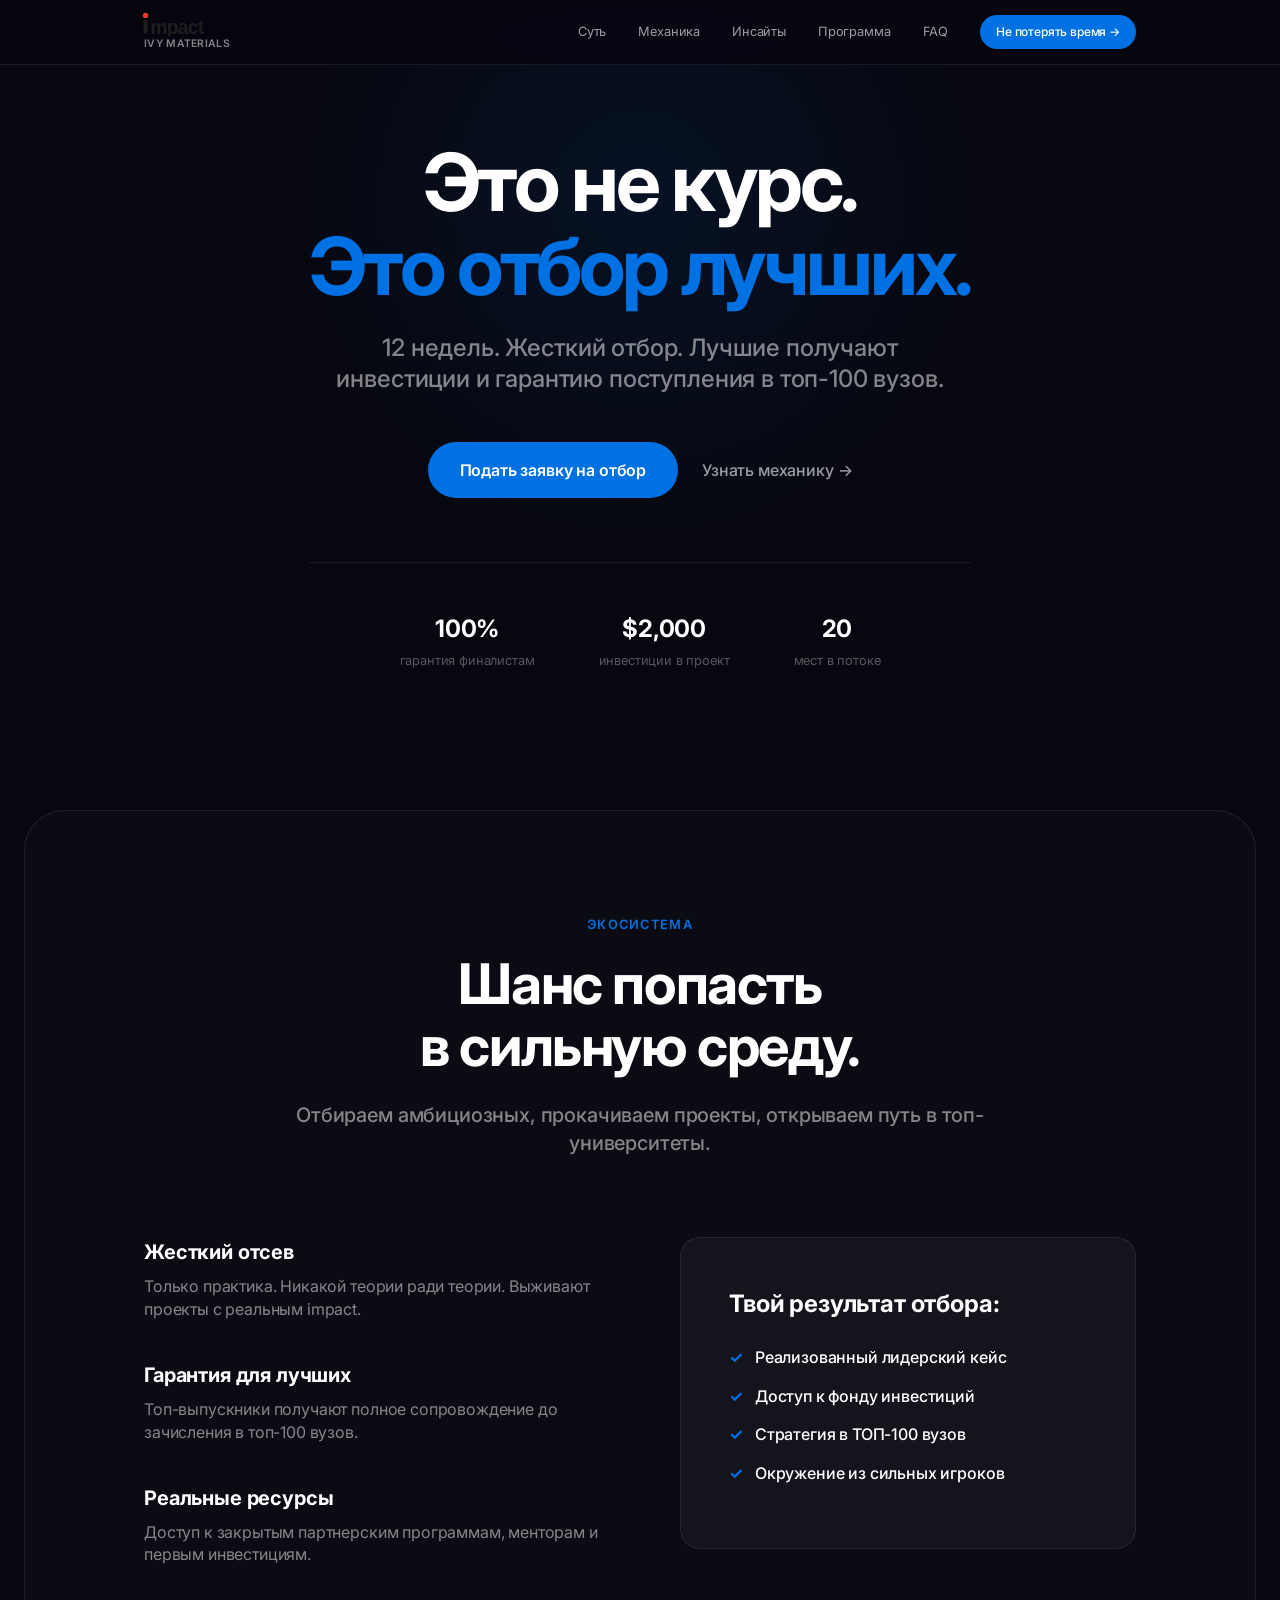
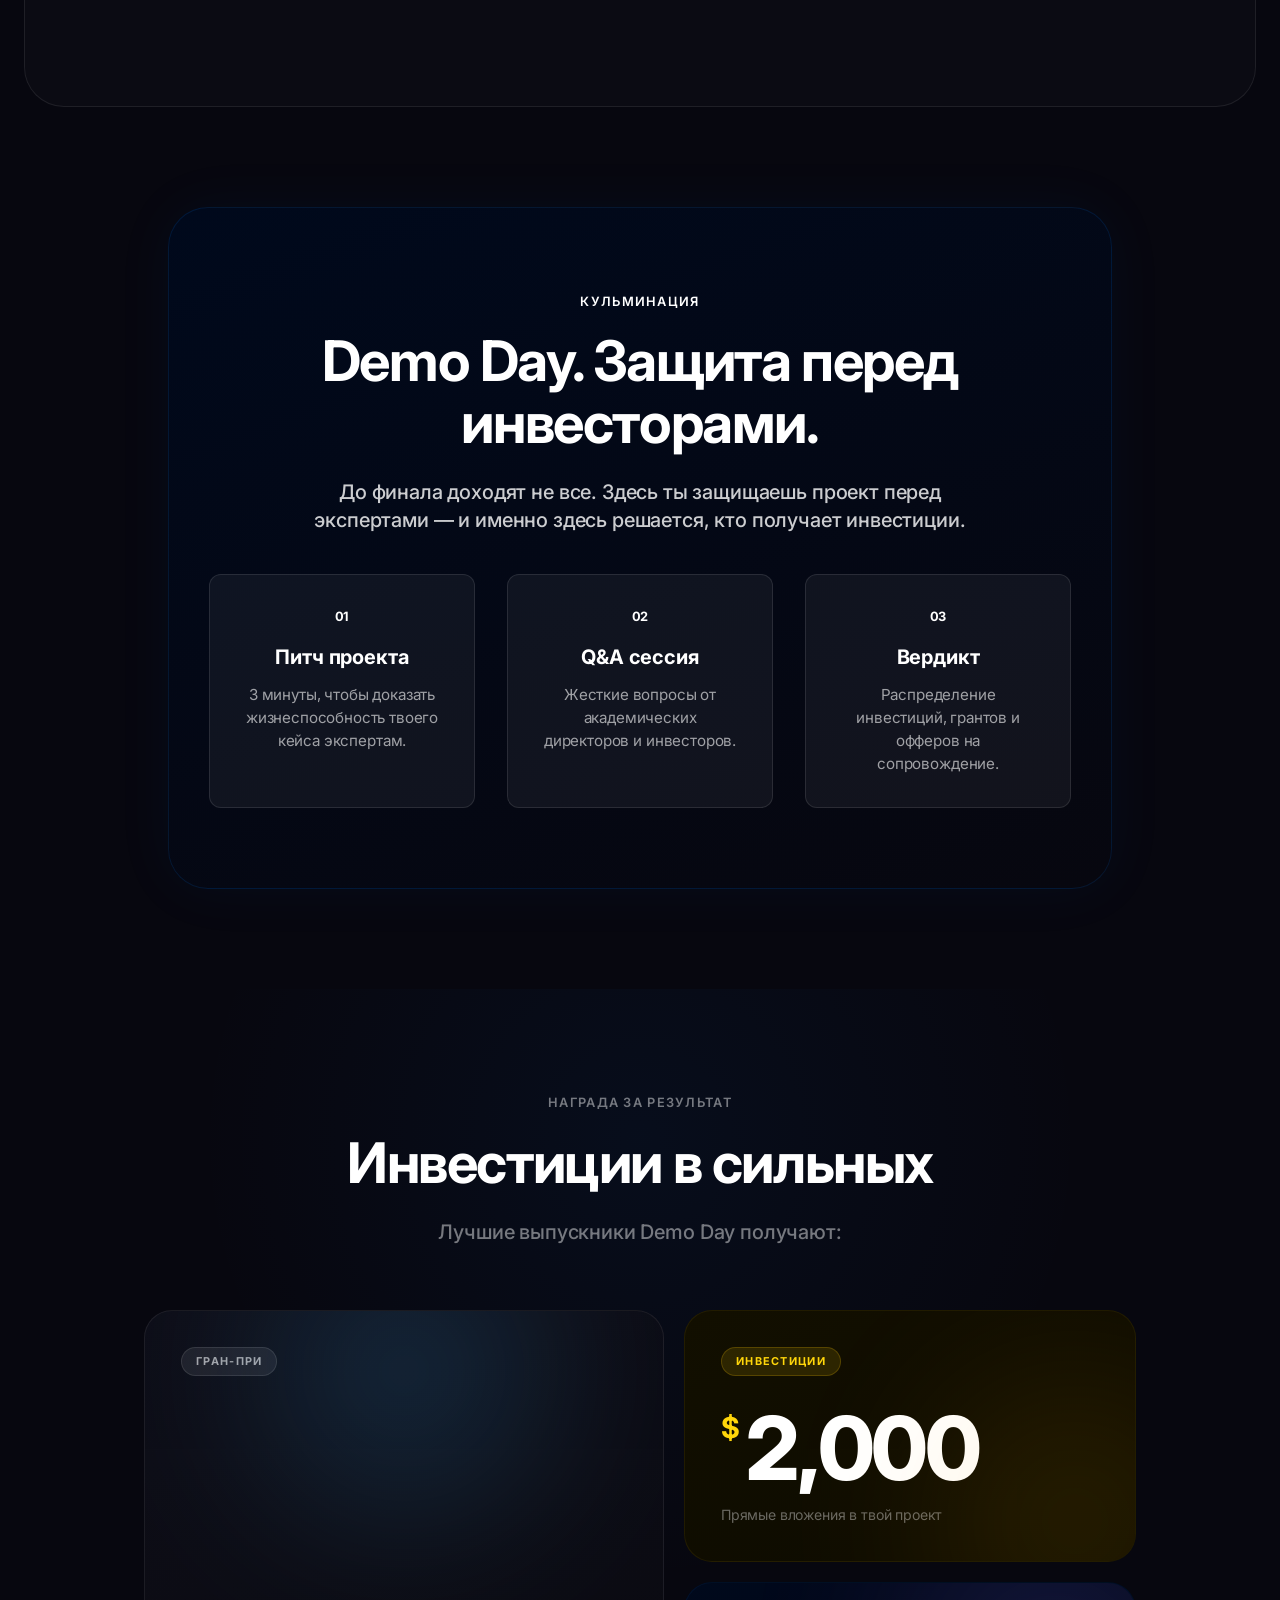
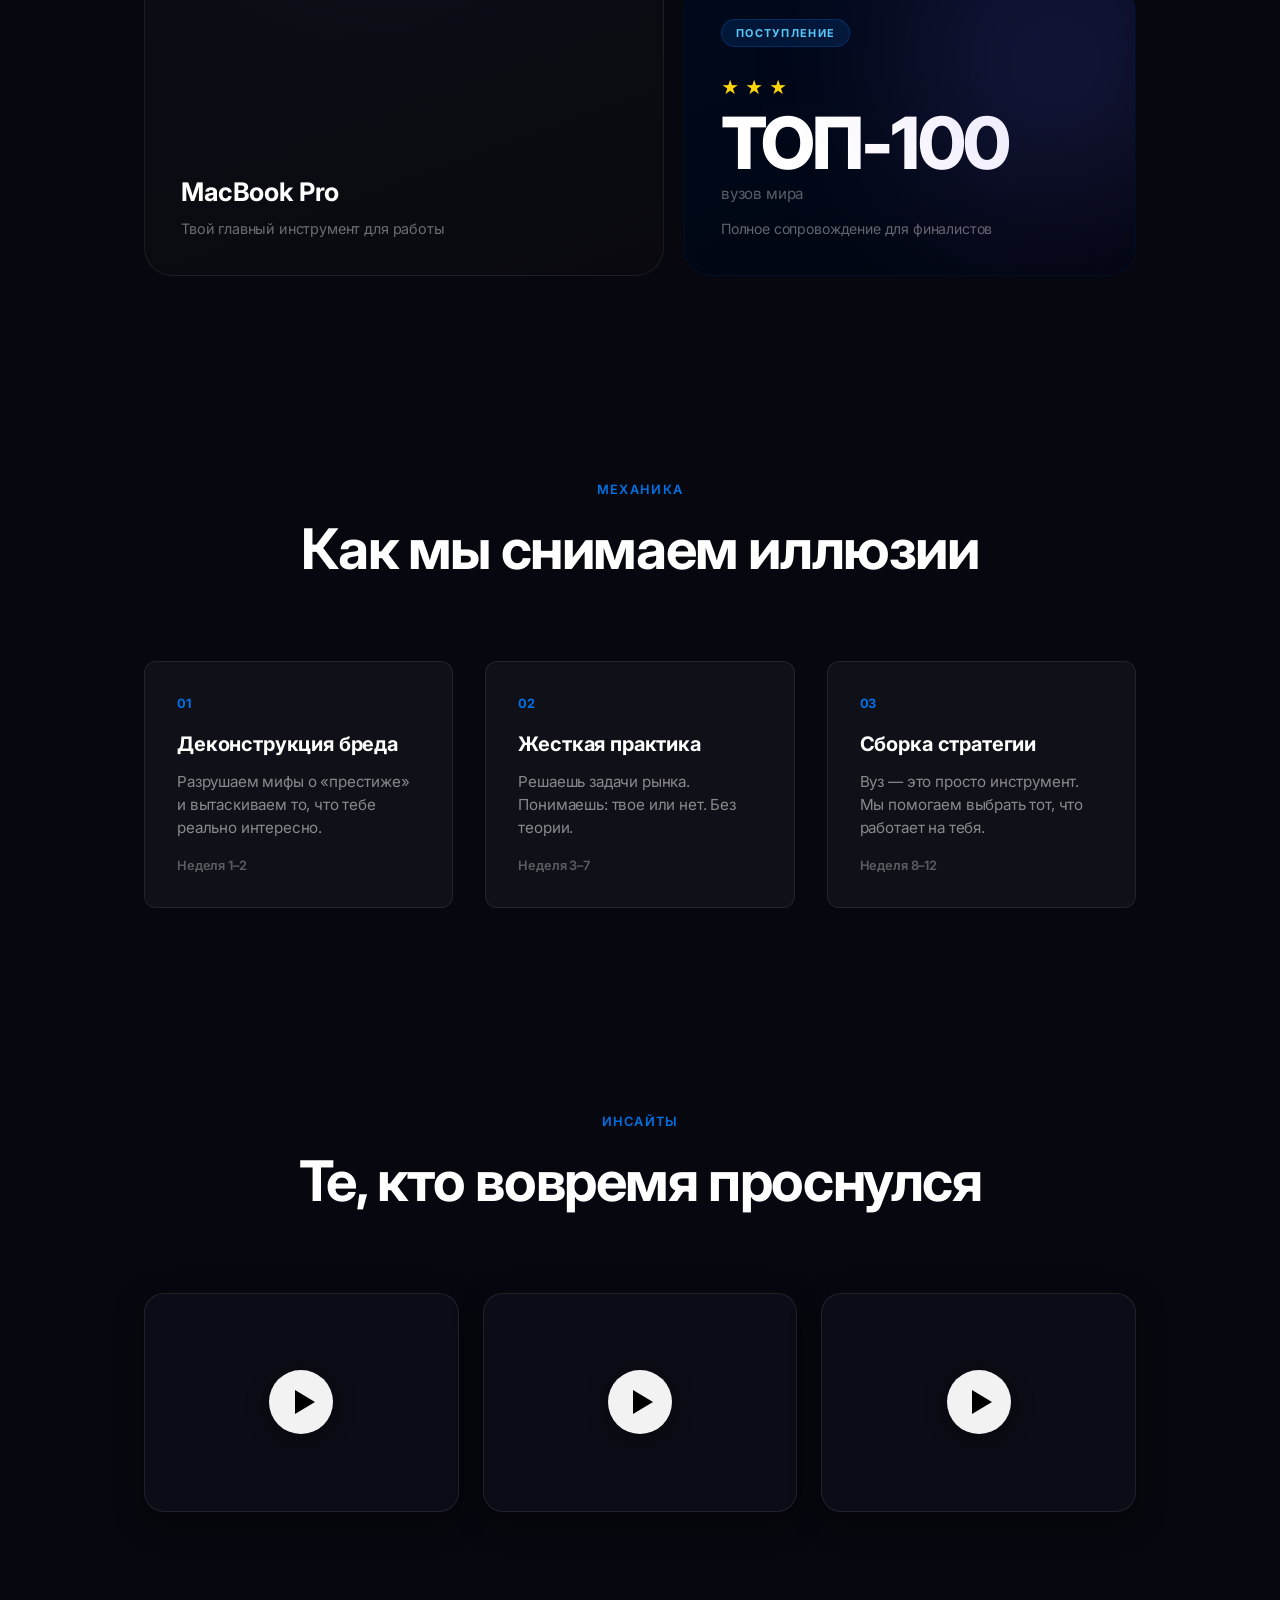
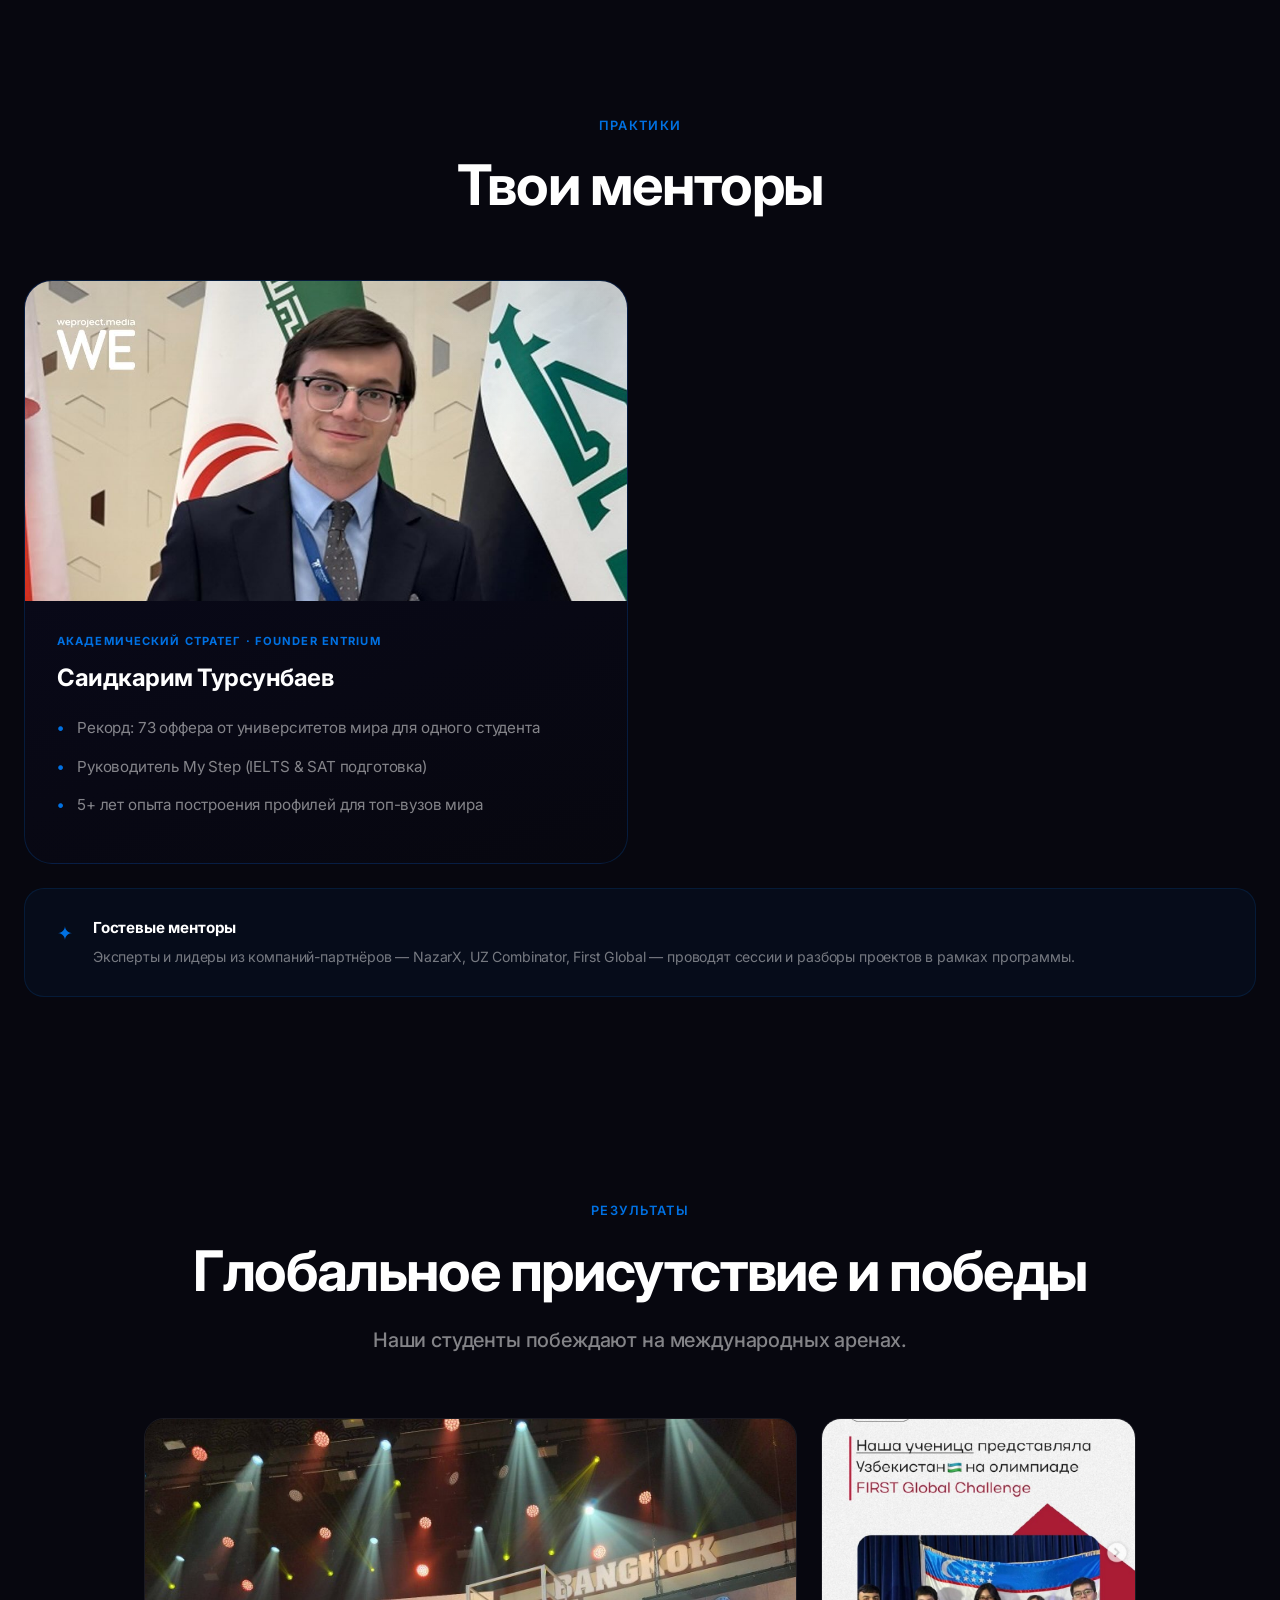
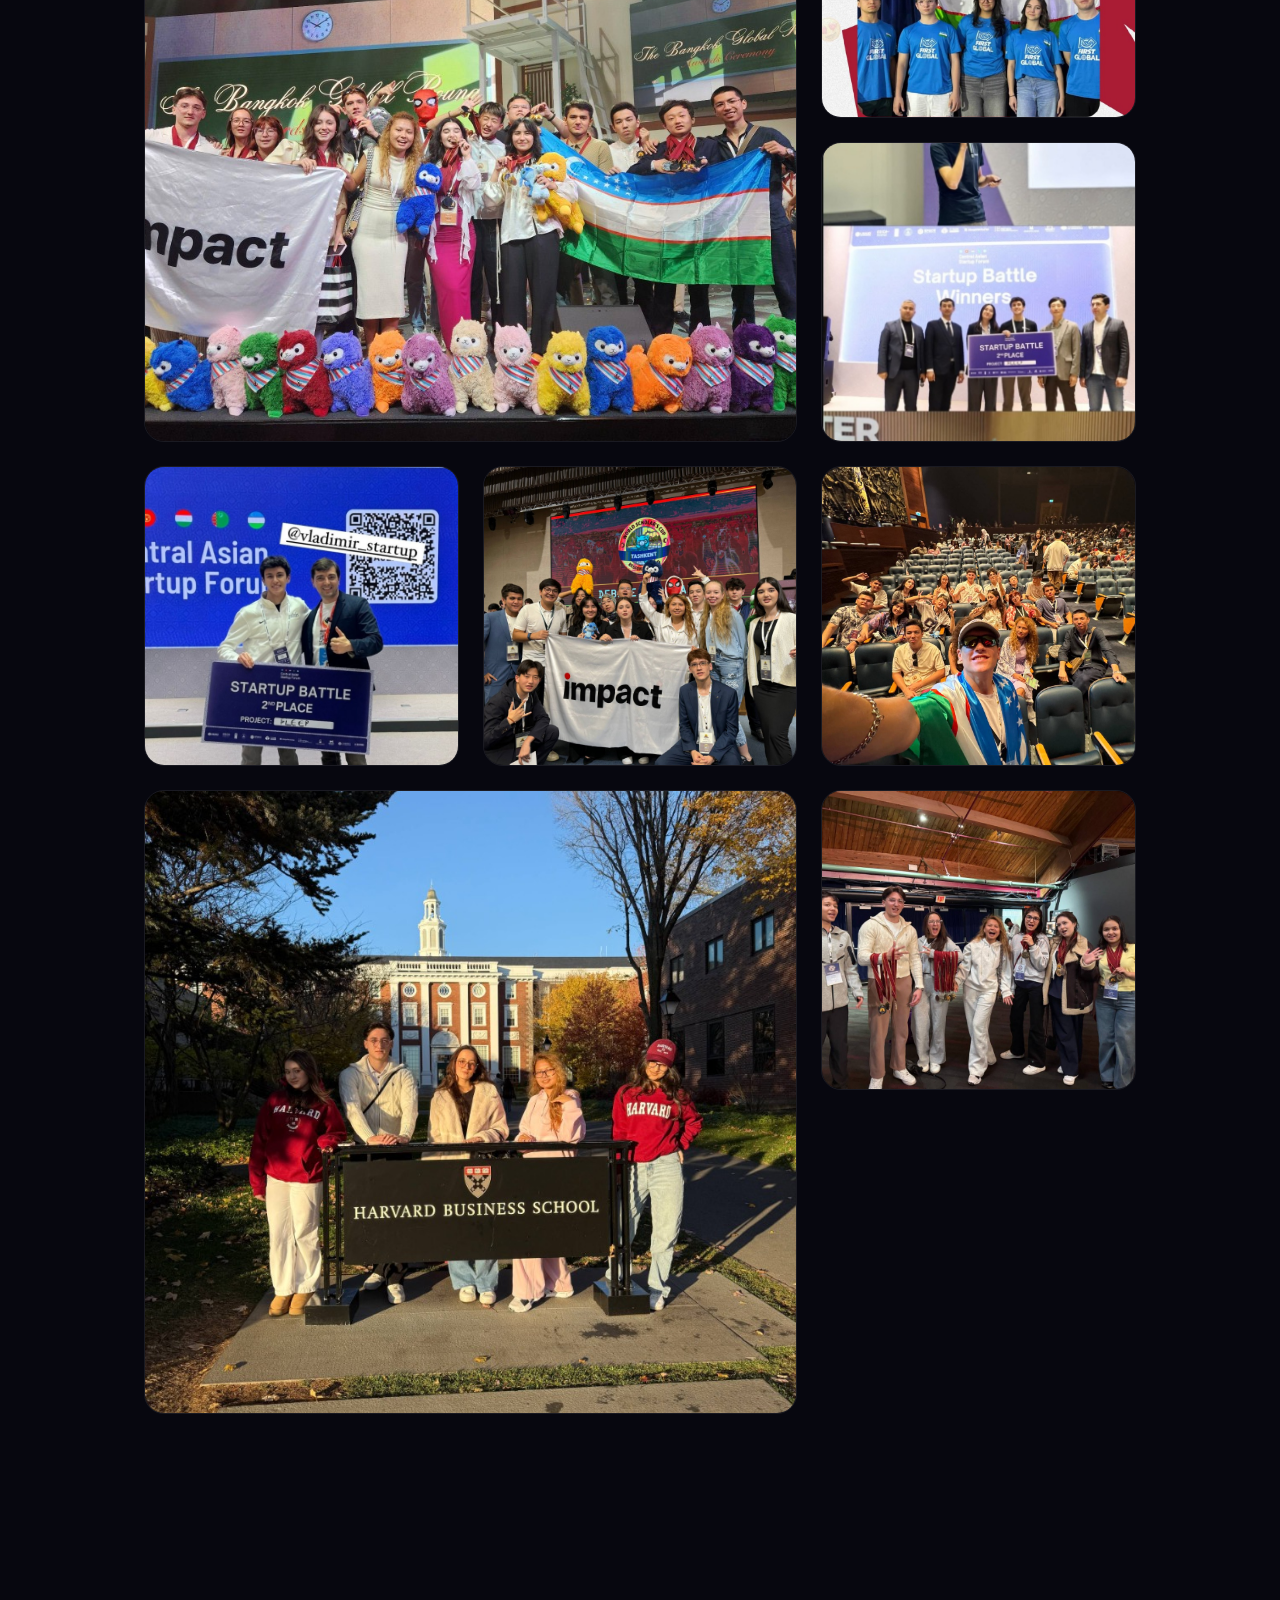
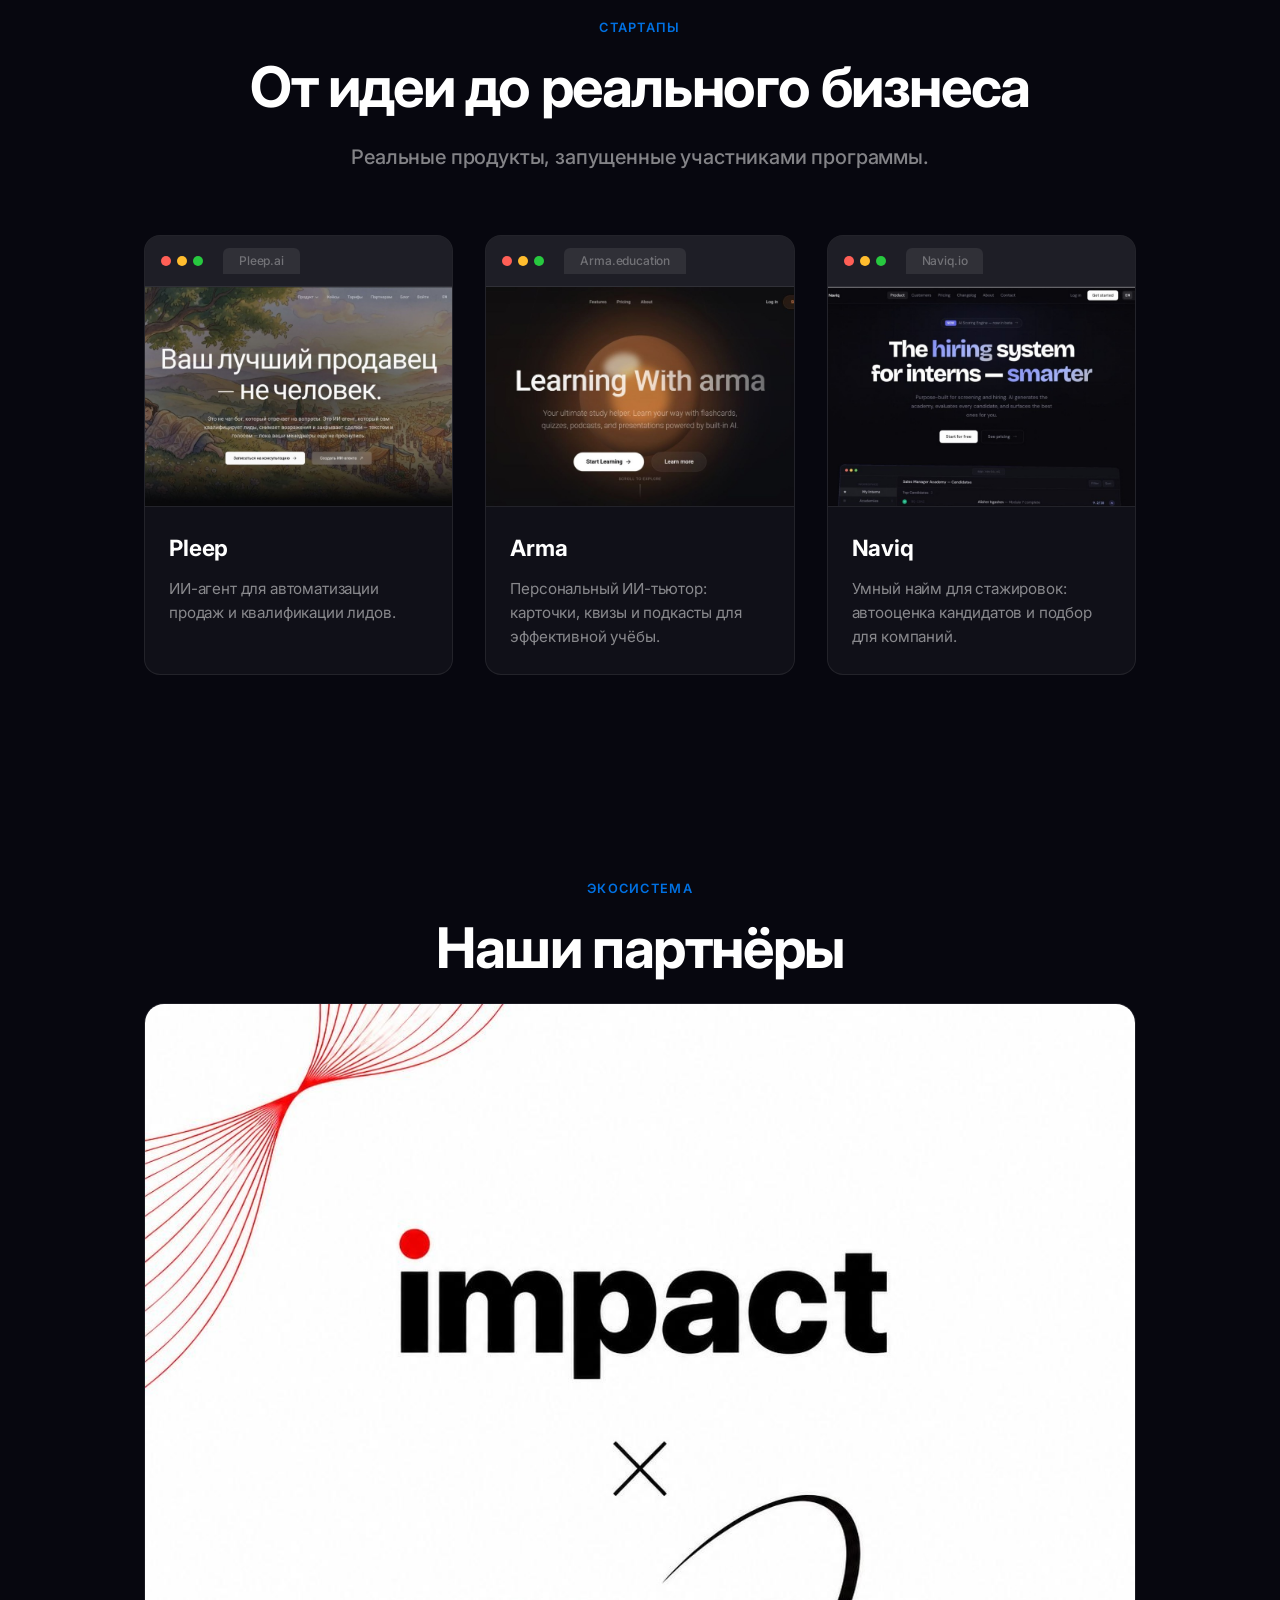
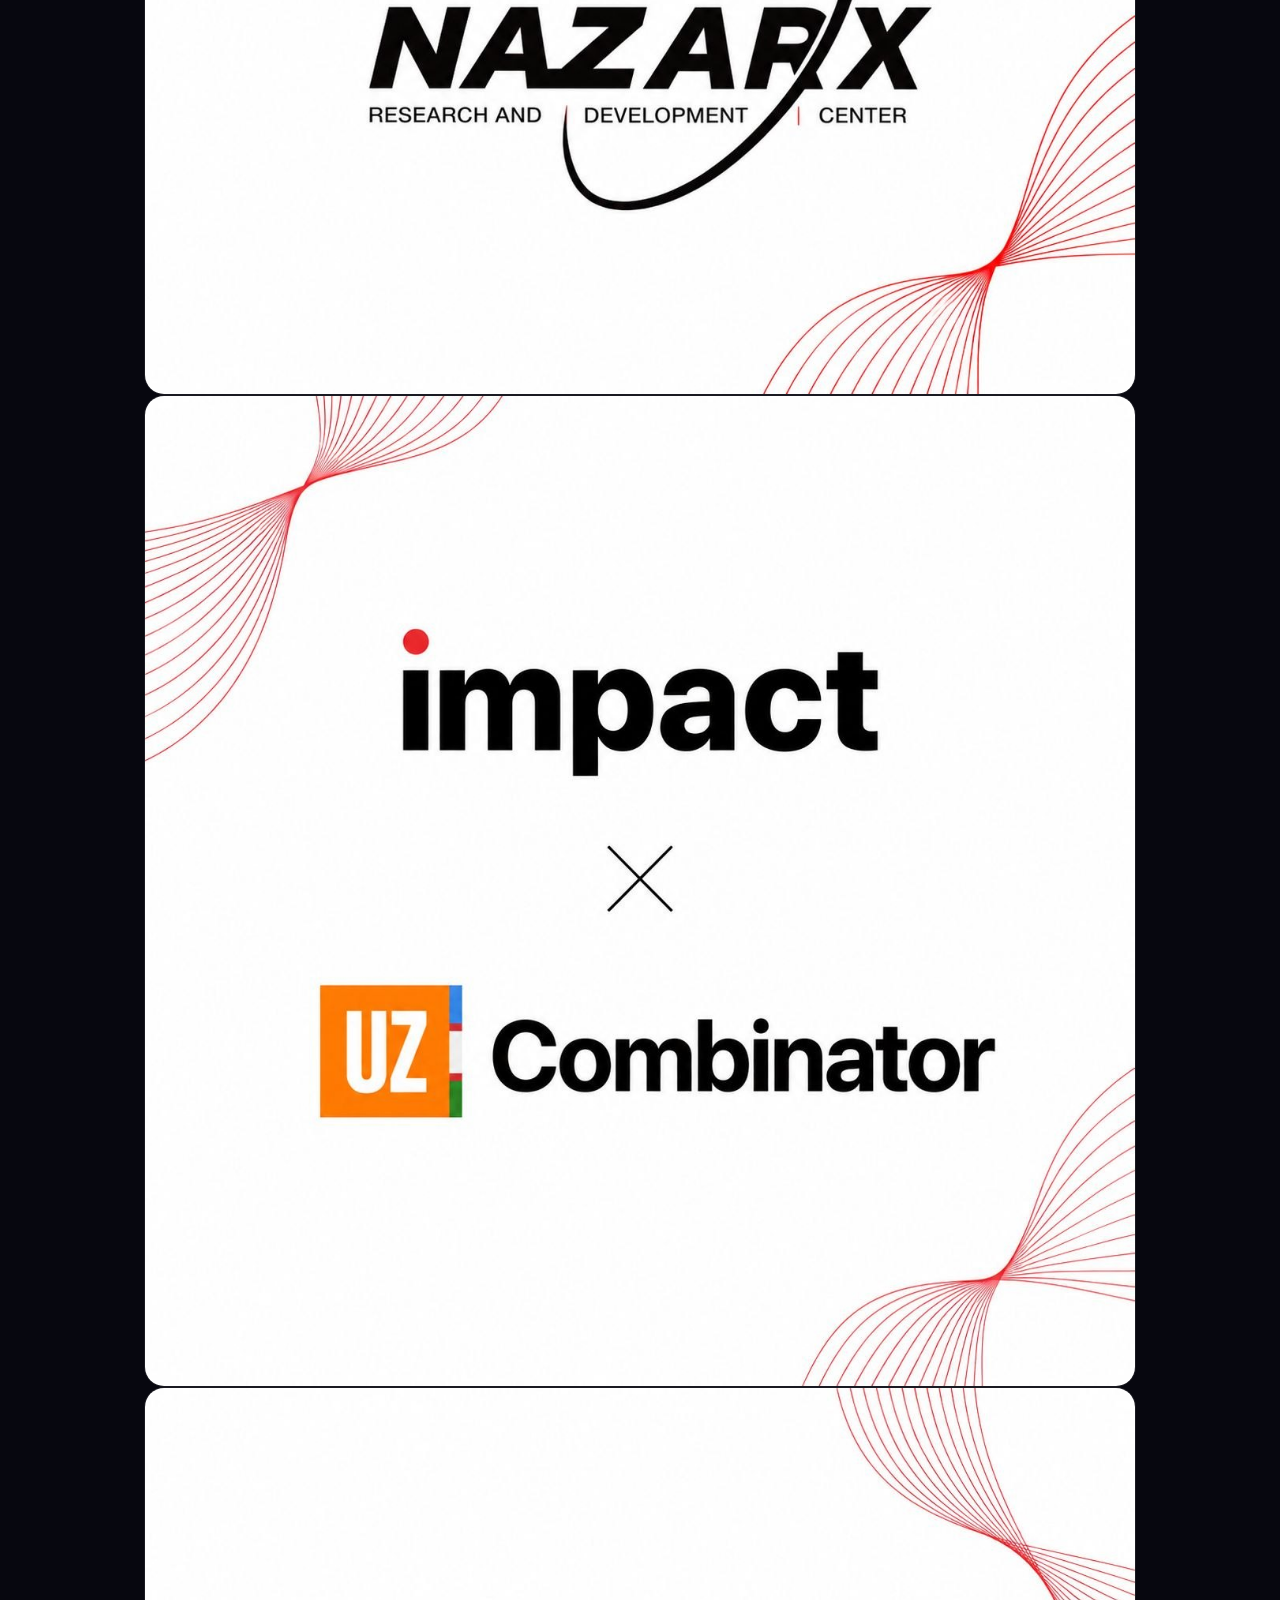
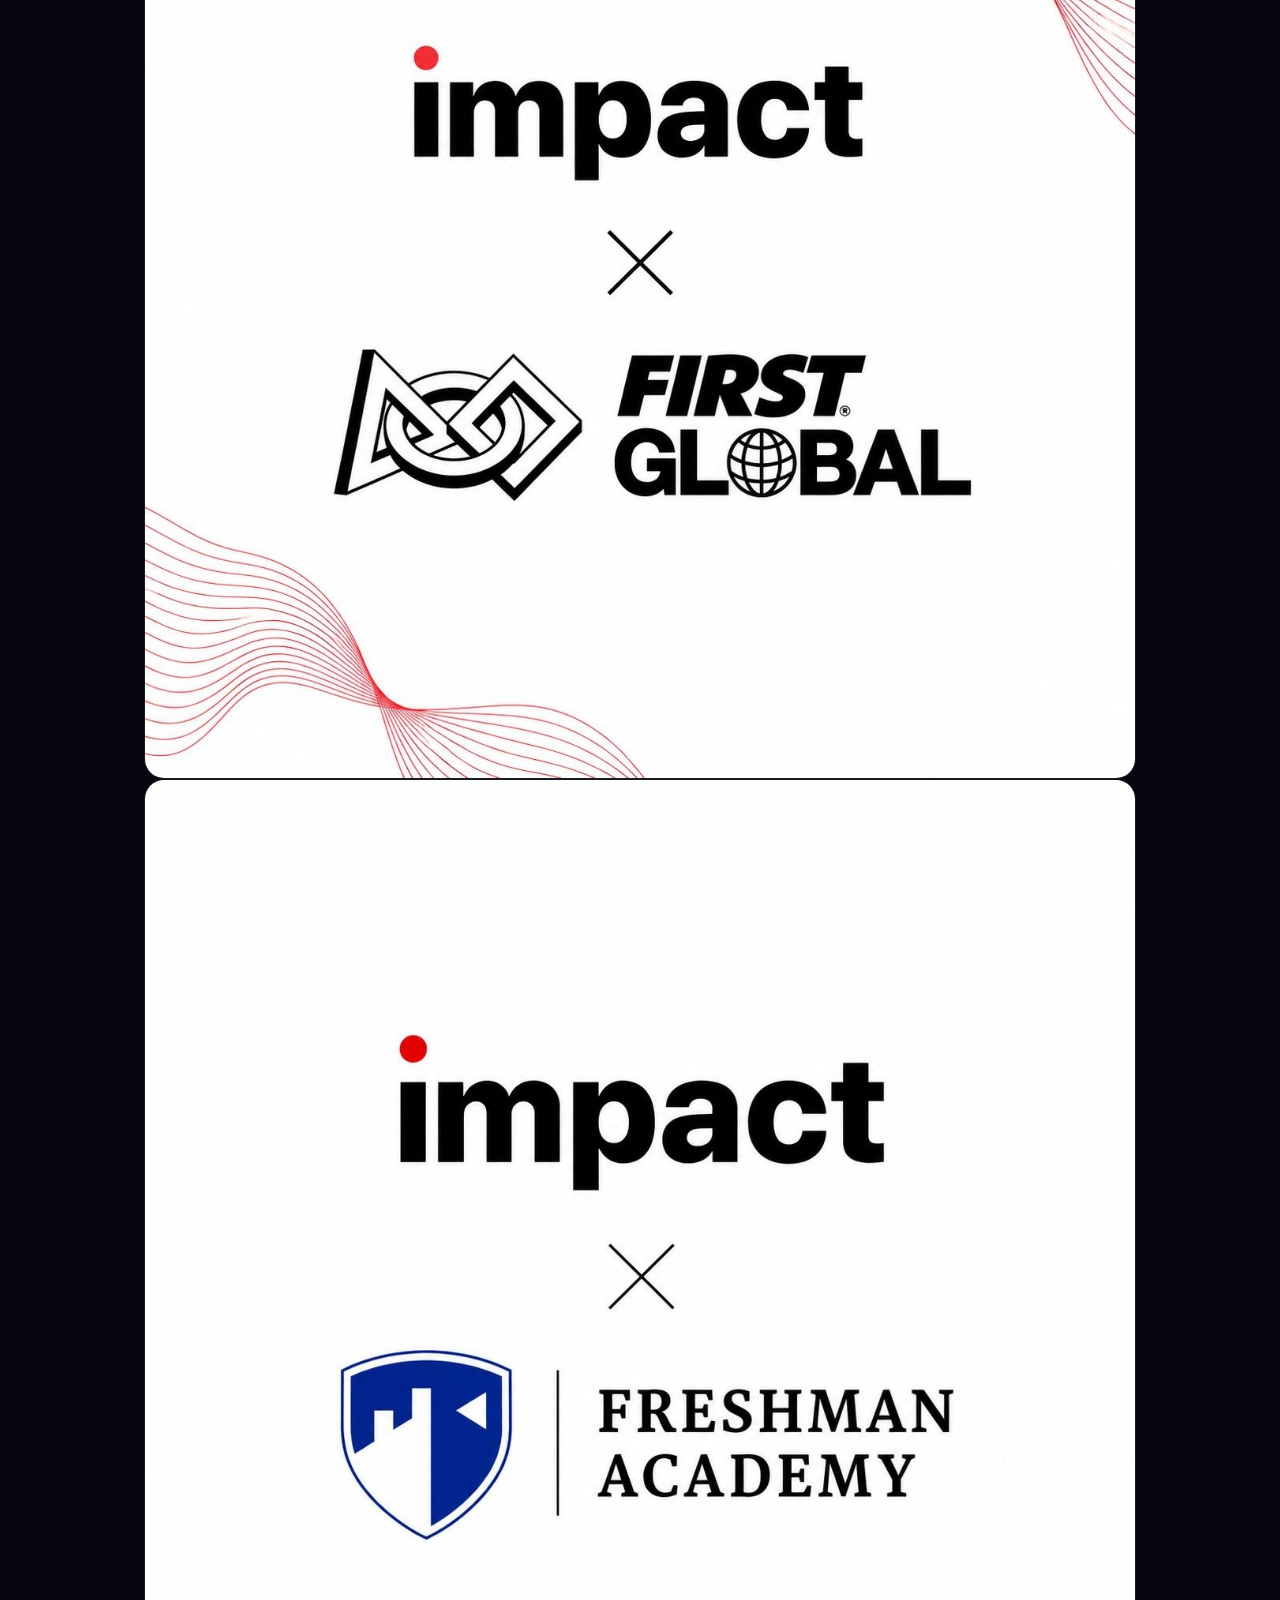
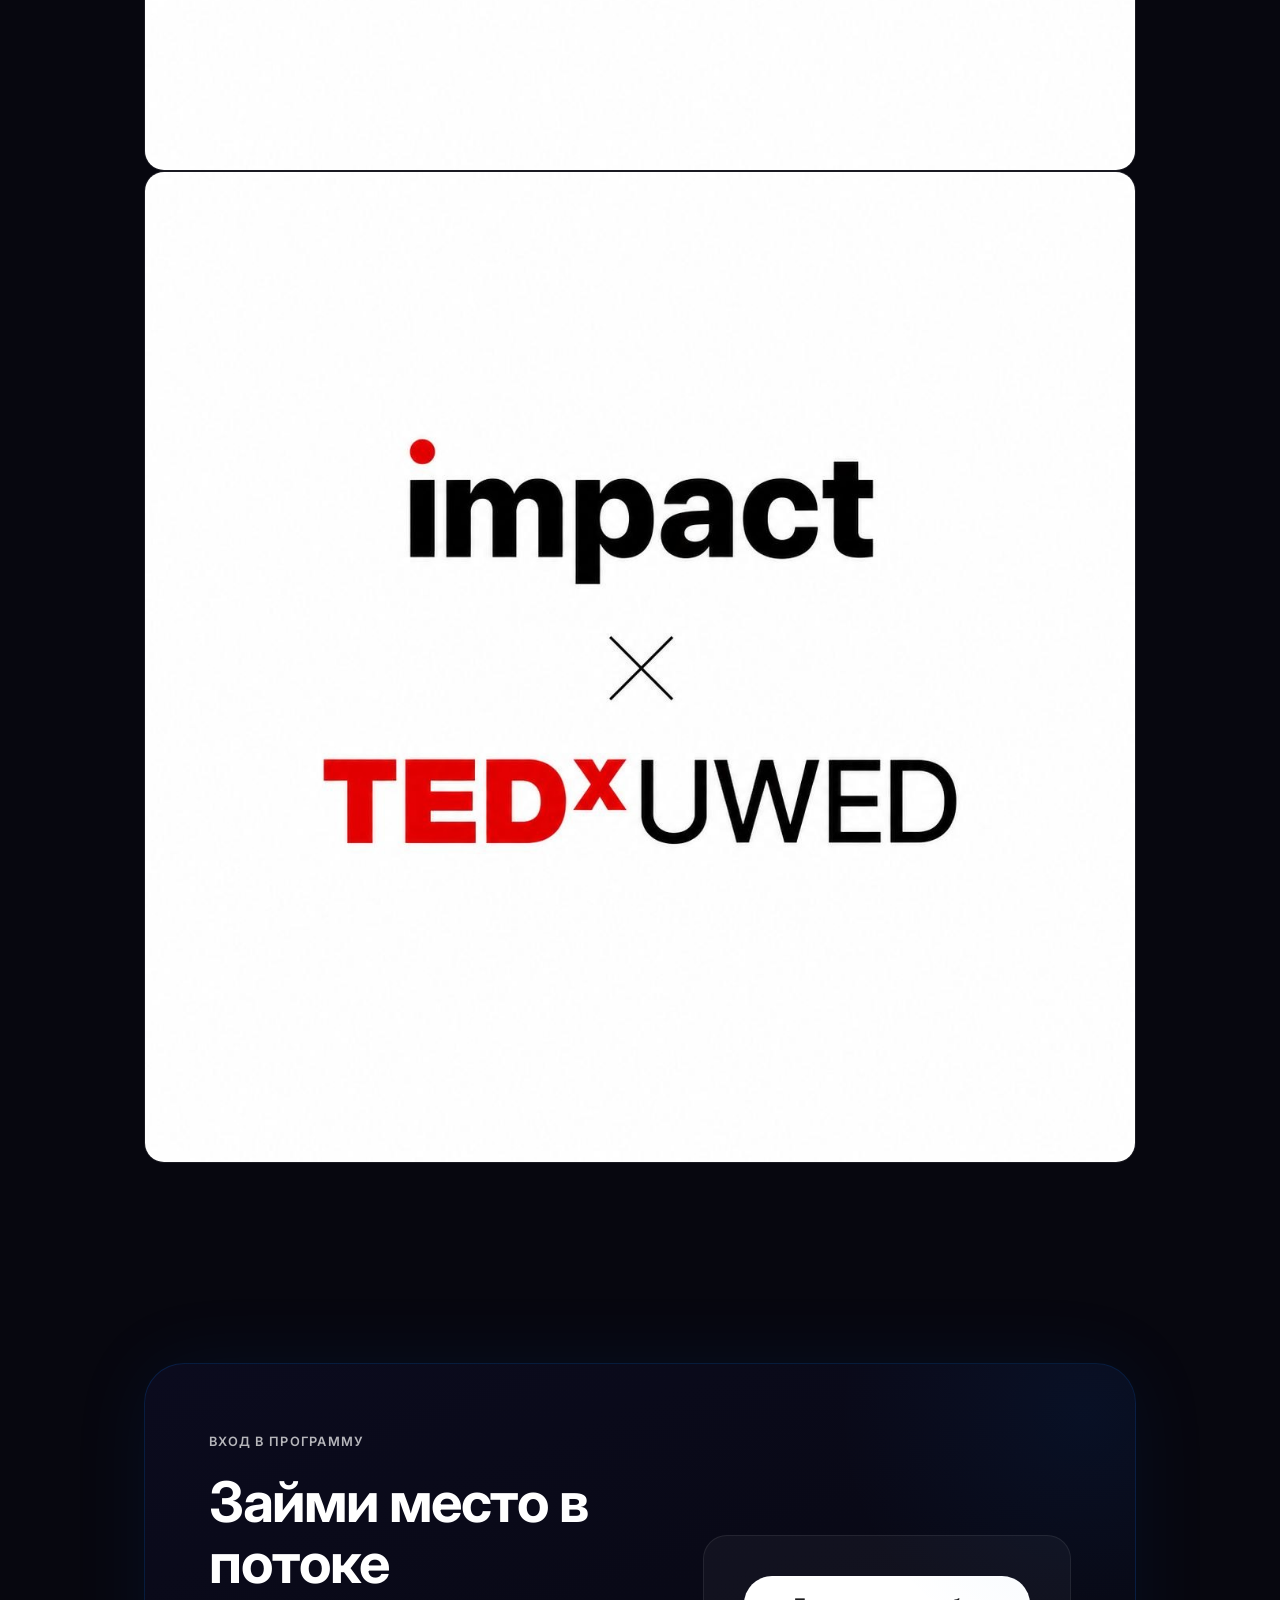
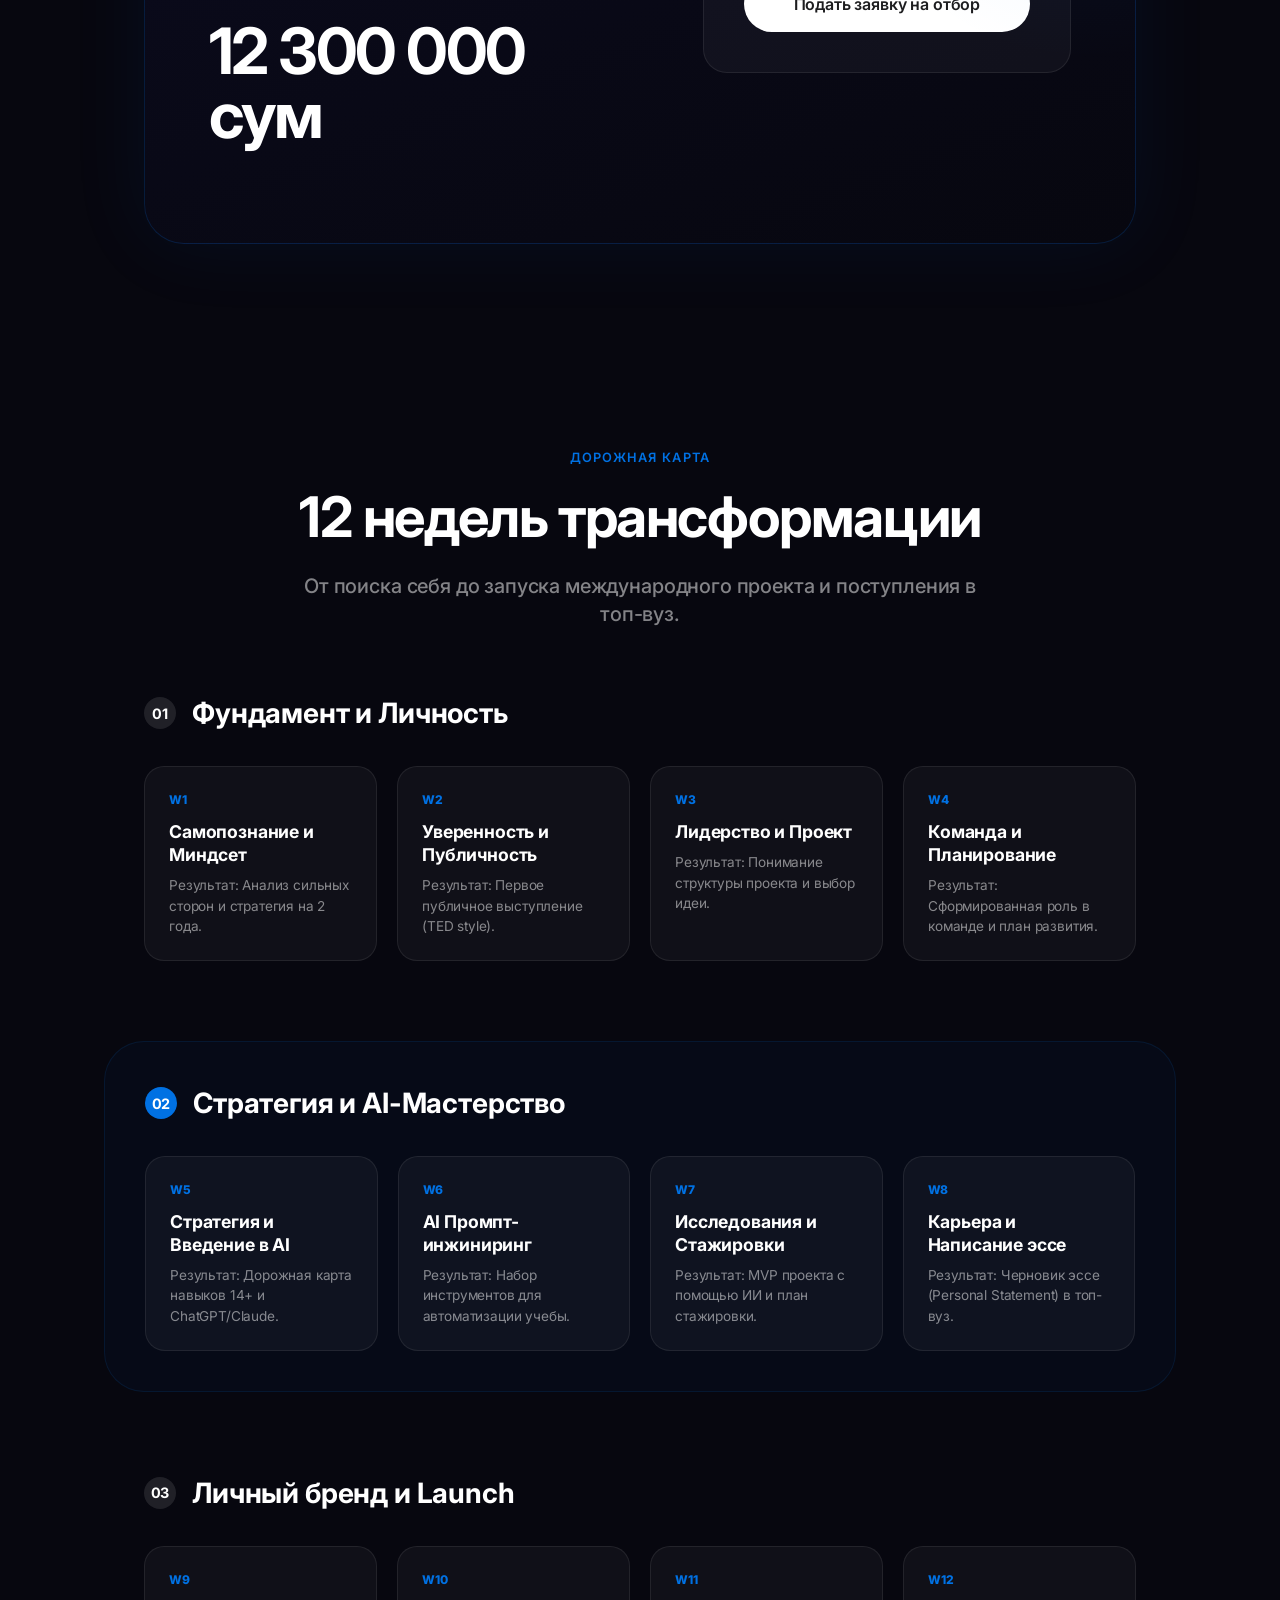
<file: ivy-materials/index.html>
<!DOCTYPE html>
<html lang="ru">
<head>
  <meta charset="UTF-8" />
  <meta name="viewport" content="width=device-width, initial-scale=1.0" />

  <!-- SEO -->
  <title>Ivy Materials — Хватит терять 4 года жизни на обучение вслепую</title>
  <meta name="description" content="Система для подростков. Реальная рутина профессий, практика и навыки выживания в мире с AI. Не совершай фатальную ошибку при поступлении." />
  <meta name="keywords" content="выбор профессии, профориентация, AI для подростков, осознанность" />

  <!-- Open Graph -->
  <meta property="og:title" content="Ivy Materials — Хватит терять 4 года жизни" />
  <meta property="og:description" content="4 года впустую на нелюбимом факультете или 12 недель, чтобы протрезветь?" />
  <meta property="og:type" content="website" />

  <!-- Fonts -->
  <link rel="preconnect" href="https://fonts.googleapis.com" />
  <link rel="preconnect" href="https://fonts.gstatic.com" crossorigin />
  <link href="https://fonts.googleapis.com/css2?family=Inter:wght@300;400;500;600;700;800;900&display=swap" rel="stylesheet" />

  <!-- Styles -->
  <link rel="stylesheet" href="styles.css" />
</head>
<body>

  <!-- NAVBAR -->
  <header class="navbar" id="navbar">
    <div class="container">
      <a href="#hero" class="nav-logo" id="nav-logo">
        <div class="logo-wrapper">
          <img src="logo.svg" alt="Impact Logo" class="logo-img">
          <span class="logo-subtext">Ivy Materials</span>
        </div>
      </a>

      <nav class="nav-links" id="nav-links">
        <a href="#solution">Суть</a>
        <a href="#process">Механика</a>
        <a href="#cases">Инсайты</a>
        <a href="#program">Программа</a>
        <a href="#faq">FAQ</a>
        <a href="#offer" class="nav-cta" id="nav-cta-btn">Не потерять время →</a>
      </nav>

      <button class="nav-hamburger" id="nav-hamburger" aria-label="Меню">
        <span></span>
        <span></span>
        <span></span>
      </button>
    </div>
  </header>

  <main id="main-content">

    <!-- HERO -->
    <section class="hero section" id="hero">
      <div class="container">
        <div class="hero-content">

          <div class="hero-presale-badge presale-only reveal" id="hero-presale-badge">
            Pre-sale открыт до 25 апреля
          </div>

          <h1 class="hero-title reveal reveal-delay-1">
            Это не курс.<br>
            <span class="text-accent">Это отбор лучших.</span>
          </h1>

          <p class="hero-subtitle reveal reveal-delay-2">
            12 недель. Жесткий отбор. Лучшие получают инвестиции и гарантию поступления в топ-100 вузов.
          </p>

          <div class="hero-timer presale-only reveal reveal-delay-3" id="hero-timer">
            <div class="timer" id="countdown-hero">
              <div class="timer-unit">
                <span class="timer-value" id="hero-days">00</span>
                <span class="timer-label">Дней</span>
              </div>
              <div class="timer-unit">
                <span class="timer-value" id="hero-hours">00</span>
                <span class="timer-label">Часов</span>
              </div>
              <div class="timer-unit">
                <span class="timer-value" id="hero-minutes">00</span>
                <span class="timer-label">Минут</span>
              </div>
              <div class="timer-unit">
                <span class="timer-value" id="hero-seconds">00</span>
                <span class="timer-label">Секунд</span>
              </div>
            </div>
          </div>

          <div class="hero-cta-group reveal reveal-delay-4">
            <a href="#offer" class="btn-primary" id="hero-cta-primary">
              Подать заявку на отбор
            </a>
            <a href="#process" class="btn-secondary" id="hero-cta-secondary">
              Узнать механику →
            </a>
          </div>

          <div class="hero-stats reveal reveal-delay-5">
            <div class="hero-stat">
              <div class="hero-stat-value">100%</div>
              <div class="hero-stat-label">гарантия финалистам</div>
            </div>
            <div class="hero-stat">
              <div class="hero-stat-value">$2,000</div>
              <div class="hero-stat-label">инвестиции в проект</div>
            </div>
            <div class="hero-stat">
              <div class="hero-stat-value">20</div>
              <div class="hero-stat-label">мест в потоке</div>
            </div>
          </div>

        </div>
      </div>
    </section>

    <!-- SOLUTION -->
    <section class="solution section" id="solution">
      <div class="container">
        <div class="text-center reveal">
          <div class="section-badge">Экосистема</div>
          <h2 class="section-title">
            Шанс попасть<br>в сильную среду.
          </h2>
          <p class="section-subtitle centered">
            Отбираем амбициозных, прокачиваем проекты, открываем путь в топ-университеты.
          </p>
        </div>

        <div class="solution-grid">
          <div class="solution-features">
            <div class="solution-feature reveal reveal-delay-1">
              <h4>Жесткий отсев</h4>
              <p>Только практика. Никакой теории ради теории. Выживают проекты с реальным impact.</p>
            </div>
            <div class="solution-feature reveal reveal-delay-2">
              <h4>Гарантия для лучших</h4>
              <p>Топ-выпускники получают полное сопровождение до зачисления в топ-100 вузов.</p>
            </div>
            <div class="solution-feature reveal reveal-delay-3">
              <h4>Реальные ресурсы</h4>
              <p>Доступ к закрытым партнерским программам, менторам и первым инвестициям.</p>
            </div>
          </div>

          <div class="solution-visual reveal">
            <div class="solution-card">
              <h3>Твой результат отбора:</h3>
              <ul class="solution-checklist">
                <li><span class="check-icon">✓</span> Реализованный лидерский кейс</li>
                <li><span class="check-icon">✓</span> Доступ к фонду инвестиций</li>
                <li><span class="check-icon">✓</span> Стратегия в ТОП-100 вузов</li>
                <li><span class="check-icon">✓</span> Окружение из сильных игроков</li>
              </ul>
            </div>
          </div>
        </div>
      </div>
    </section>

    <!-- DEMO DAY -->
    <section class="demoday section" id="process">
      <div class="container">
        <div class="demoday-card reveal">
          <div class="section-badge" style="color: #fff;">Кульминация</div>
          <h2 class="section-title" style="color: #fff;">Demo Day. Защита перед инвесторами.</h2>
          <p class="section-subtitle centered" style="color: rgba(255,255,255,0.8); margin-bottom: 40px;">
            До финала доходят не все. Здесь ты защищаешь проект перед экспертами — и именно здесь решается, кто получает инвестиции.
          </p>
          <div class="process-timeline" style="margin-top: 0; background: none;">
            <div class="process-step" style="background: rgba(255,255,255,0.05); border: 1px solid rgba(255,255,255,0.1);">
              <div class="process-step-number" style="color: #fff;">01</div>
              <h4 style="color: #fff;">Питч проекта</h4>
              <p style="color: rgba(255,255,255,0.6);">3 минуты, чтобы доказать жизнеспособность твоего кейса экспертам.</p>
            </div>
            <div class="process-step" style="background: rgba(255,255,255,0.05); border: 1px solid rgba(255,255,255,0.1);">
              <div class="process-step-number" style="color: #fff;">02</div>
              <h4 style="color: #fff;">Q&A сессия</h4>
              <p style="color: rgba(255,255,255,0.6);">Жесткие вопросы от академических директоров и инвесторов.</p>
            </div>
            <div class="process-step" style="background: rgba(255,255,255,0.05); border: 1px solid rgba(255,255,255,0.1);">
              <div class="process-step-number" style="color: #fff;">03</div>
              <h4 style="color: #fff;">Вердикт</h4>
              <p style="color: rgba(255,255,255,0.6);">Распределение инвестиций, грантов и офферов на сопровождение.</p>
            </div>
          </div>
        </div>
      </div>
    </section>

    <!-- PRIZES -->
    <section class="prizes section" id="prizes">
      <div class="container">
        <div class="text-center reveal">
          <div class="section-badge">Награда за результат</div>
          <h2 class="section-title prizes-title">Инвестиции в сильных</h2>
          <p class="section-subtitle centered prizes-sub">
            Лучшие выпускники Demo Day получают:
          </p>
        </div>

        <div class="prizes-grid-new">

          <!-- MacBook — Featured -->
          <div class="prize-card-new prize-macbook reveal reveal-delay-1">
            <div class="prize-glow-orb"></div>
            <div class="prize-badge">Гран-при</div>
            <div class="prize-visual-new">
            <video class="macbook-img-new" autoplay loop muted playsinline>
  <source src="macbook_prize.mp4" type="video/mp4">
</video>  
            </div>
            <div class="prize-content-new">
              <h3>MacBook Pro</h3>
              <p>Твой главный инструмент для работы</p>
            </div>
          </div>

          <!-- Right column -->
          <div class="prizes-right-col">

            <!-- Money -->
            <div class="prize-card-new prize-money reveal reveal-delay-2">
              <div class="prize-glow-orb orb-gold"></div>
              <div class="prize-badge badge-gold">Инвестиции</div>
              <div class="prize-amount-display">
                <span class="currency">$</span>
                <span class="amount-counter" data-target="2000">0</span>
              </div>
              <p class="prize-money-desc">Прямые вложения в твой проект</p>
            </div>

            <!-- University -->
            <div class="prize-card-new prize-uni reveal reveal-delay-3">
              <div class="prize-glow-orb orb-blue"></div>
              <div class="prize-badge badge-blue">Поступление</div>
              <div class="prize-uni-display">
                <div class="prize-uni-stars">
                  <span>★</span><span>★</span><span>★</span>
                </div>
                <div class="prize-uni-text">ТОП-100</div>
                <div class="prize-uni-sub">вузов мира</div>
              </div>
              <p class="prize-uni-desc">Полное сопровождение для финалистов</p>
            </div>

          </div>
        </div>
      </div>
    </section>

    <!-- PROCESS -->
    <section class="process section" id="process">
      <div class="container">
        <div class="text-center reveal">
          <div class="section-badge">Механика</div>
          <h2 class="section-title">Как мы снимаем иллюзии</h2>
        </div>

        <div class="process-timeline">
          <div class="process-step reveal reveal-delay-1">
            <div class="process-step-number">01</div>
            <h4>Деконструкция бреда</h4>
            <p>Разрушаем мифы о «престиже» и вытаскиваем то, что тебе реально интересно.</p>
            <span class="step-duration">Неделя 1–2</span>
          </div>
          <div class="process-step reveal reveal-delay-2">
            <div class="process-step-number">02</div>
            <h4>Жесткая практика</h4>
            <p>Решаешь задачи рынка. Понимаешь: твое или нет. Без теории.</p>
            <span class="step-duration">Неделя 3–7</span>
          </div>
          <div class="process-step reveal reveal-delay-3">
            <div class="process-step-number">03</div>
            <h4>Сборка стратегии</h4>
            <p>Вуз — это просто инструмент. Мы помогаем выбрать тот, что работает на тебя.</p>
            <span class="step-duration">Неделя 8–12</span>
          </div>
        </div>
      </div>
    </section>

    <!-- CASES -->
    <section class="cases section" id="cases">
      <div class="container">
        <div class="text-center reveal">
          <div class="section-badge">Инсайты</div>
          <h2 class="section-title">Те, кто вовремя проснулся</h2>
        </div>

        <div class="cases-grid">
          <a href="https://youtu.be/IWG8bTMKyn0" target="_blank" data-video-id="IWG8bTMKyn0" class="case-card reveal reveal-delay-1 video-card-link" style="background-image: url('https://img.youtube.com/vi/IWG8bTMKyn0/maxresdefault.jpg');">
            <div class="video-overlay"><div class="play-button"></div></div>
          </a>
          <a href="https://youtu.be/FB0Jwmdm7ZY" target="_blank" data-video-id="FB0Jwmdm7ZY" class="case-card reveal reveal-delay-2 video-card-link" style="background-image: url('https://img.youtube.com/vi/FB0Jwmdm7ZY/maxresdefault.jpg');">
            <div class="video-overlay"><div class="play-button"></div></div>
          </a>
          <a href="https://youtu.be/Hj7SOU2GYpI" target="_blank" data-video-id="Hj7SOU2GYpI" class="case-card reveal reveal-delay-3 video-card-link" style="background-image: url('https://img.youtube.com/vi/Hj7SOU2GYpI/maxresdefault.jpg');">
            <div class="video-overlay"><div class="play-button"></div></div>
          </a>
        </div>
      </div>
    </section>

    <!-- MENTORS -->
<section class="trust section" id="trust">
  <div class="container">
    <div class="text-center reveal">
      <div class="section-badge">Практики</div>
      <h2 class="section-title">Твои менторы</h2>
    </div>

    <div class="mentors-duo reveal">

      <div class="mentor-duo-card">
        <div class="mentor-duo-photo-wrap">
          <img src="mentor-saidkarim.jpg" alt="Саидкарим Турсунбаев" class="mentor-duo-photo mentor-duo-photo--crop" />
        </div>
        <div class="mentor-duo-info">
          <p class="mentor-duo-tag">Академический стратег · Founder ENTRIUM</p>
          <h3 class="mentor-duo-name">Саидкарим Турсунбаев</h3>
          <ul class="mentor-highlights">
            <li>Рекорд: 73 оффера от университетов мира для одного студента</li>
            <li>Руководитель My Step (IELTS & SAT подготовка)</li>
            <li>5+ лет опыта построения профилей для топ-вузов мира</li>
          </ul>
        </div>
      </div>

    </div>

    <div class="guest-mentors-banner reveal">
      <div class="guest-mentors-icon">✦</div>
      <div class="guest-mentors-text">
        <p class="guest-mentors-title">Гостевые менторы</p>
        <p class="guest-mentors-sub">Эксперты и лидеры из компаний-партнёров — NazarX, UZ Combinator, First Global — проводят сессии и разборы проектов в рамках программы.</p>
      </div>
    </div>

  </div>
</section>

    <!-- RESULTS -->
    <section class="results section" id="results">
      <div class="container">
        <div class="text-center reveal">
          <div class="section-badge">Результаты</div>
          <h2 class="section-title">Глобальное присутствие и победы</h2>
          <p class="section-subtitle centered">
            Наши студенты побеждают на международных аренах.
          </p>
        </div>

        <div class="results-grid reveal">
          <div class="result-item large">
            <img src="student-bangkok.jpg" alt="Bangkok Global Round" />
            <div class="result-caption">
              <h4>Global Round, Bangkok</h4>
              <p>Международный финал, Таиланд.</p>
            </div>
          </div>
          <div class="result-item">
            <img src="student-first-global.jpg" alt="FIRST Global Challenge" />
            <div class="result-caption">
              <h4>FIRST Global Challenge</h4>
              <p>Мировая олимпиада, команда Узбекистана.</p>
            </div>
          </div>
          <div class="result-item">
            <img src="student-startup-battle.jpg" alt="Startup Battle Winners" />
            <div class="result-caption">
              <h4>Startup Battle — 2 место</h4>
              <p>Центральноазиатский форум стартапов.</p>
            </div>
          </div>
          <div class="result-item">
            <img src="student-pleep-success.jpg" alt="Pleep Startup" />
            <div class="result-caption">
              <h4>Проект Pleep</h4>
              <p>Защита проекта.</p>
            </div>
          </div>
          <div class="result-item">
            <img src="student-wsc-tashkent.jpg" alt="WSC Tashkent" />
            <div class="result-caption">
              <h4>WSC Tashkent Regional</h4>
              <p>Региональный этап кубка.</p>
            </div>
          </div>
          <div class="result-item">
            <img src="student-global-round.jpg" alt="Global Round" />
            <div class="result-caption">
              <h4>Global Round Atmosphere</h4>
              <p>Мировая арена.</p>
            </div>
          </div>
          <div class="result-item large">
            <img src="student-harvard.jpg" alt="Harvard Business School" />
            <div class="result-caption">
              <h4>Harvard Business School</h4>
              <p>Кампус Harvard Business School.</p>
            </div>
          </div>
          <div class="result-item">
            <img src="student-medals.jpg" alt="Awards Ceremony" />
            <div class="result-caption">
              <h4>Церемония награждения</h4>
              <p>Церемония награждения.</p>
            </div>
          </div>
        </div>
      </div>
    </section>

    <!-- PROJECTS -->
    <section class="projects section" id="projects">
      <div class="container">
        <div class="text-center reveal">
          <div class="section-badge">Стартапы</div>
          <h2 class="section-title">От идеи до реального бизнеса</h2>
          <p class="section-subtitle centered">
            Реальные продукты, запущенные участниками программы.
          </p>
        </div>

        <div class="projects-grid reveal">
          <div class="project-card">
            <div class="browser-header">
              <div class="browser-dots"><span></span><span></span><span></span></div>
              <div class="browser-tab">Pleep.ai</div>
            </div>
            <img src="project-pleep.jpg" alt="Pleep AI Sales Agent" class="project-img" />
            <div class="project-info">
              <h4>Pleep</h4>
              <p>ИИ-агент для автоматизации продаж и квалификации лидов.</p>
            </div>
          </div>

          <div class="project-card">
            <div class="browser-header">
              <div class="browser-dots"><span></span><span></span><span></span></div>
              <div class="browser-tab">Arma.education</div>
            </div>
            <img src="project-arma.jpg" alt="Arma AI Study Helper" class="project-img" />
            <div class="project-info">
              <h4>Arma</h4>
              <p>Персональный ИИ-тьютор: карточки, квизы и подкасты для эффективной учёбы.</p>
            </div>
          </div>

          <div class="project-card">
            <div class="browser-header">
              <div class="browser-dots"><span></span><span></span><span></span></div>
              <div class="browser-tab">Naviq.io</div>
            </div>
            <img src="project-naviq.jpg" alt="Naviq AI Hiring System" class="project-img" />
            <div class="project-info">
              <h4>Naviq</h4>
              <p>Умный найм для стажировок: автооценка кандидатов и подбор для компаний.</p>
            </div>
          </div>
        </div>
      </div>
    </section>

    <!-- PARTNERS -->
<section class="partners section" id="partners">
  <div class="container">
    <div class="text-center reveal">
      <div class="section-badge">Экосистема</div>
      <h2 class="section-title">Наши партнёры</h2>
    </div>

    <div class="collab-grid reveal">
      <div class="collab-card">
        <img src="collab-nazarx.jpg" alt="Impact × NAZARX" />
      </div>
      <div class="collab-card">
        <img src="collab-uzcombinator.jpg" alt="Impact × UZ Combinator" />
      </div>
      <div class="collab-card">
        <img src="collab-firstglobal.jpg" alt="Impact × FIRST Global" />
      </div>
      <div class="collab-card">
        <img src="collab-freshman-academy.jpg" alt="Impact × Freshman Academy" />
      </div>
      <div class="collab-card">
        <img src="collab-tedxuwed.jpg" alt="Impact × TEDxUWED" />
      </div>
    </div>
  </div>
</section>
    <!-- OFFER -->
    <section class="offer section" id="offer">
      <div class="container">
        <div class="offer-card reveal">
          <div class="offer-container">
            <div class="offer-main">
              <div class="section-badge" style="color: rgba(255,255,255,0.7); margin-left: 0;">Вход в программу</div>
              <h2 class="section-title" style="color: #fff; text-align: left; margin-bottom: 24px;">Займи место в потоке</h2>

              <div class="offer-price-block">
                <div class="old-price presale-only">12 300 000 сум</div>
                <div class="new-price" id="offer-price-value">9 840 000 сум</div>
              </div>

              <div class="offer-timer-compact presale-only reveal" id="offer-timer">
                <div class="timer-label-small">До повышения цены осталось:</div>
                <div class="timer" id="countdown-offer">
                  <div class="timer-unit">
                    <span class="timer-value" id="offer-days">00</span>
                    <span class="timer-label">Дней</span>
                  </div>
                  <div class="timer-unit">
                    <span class="timer-value" id="offer-hours">00</span>
                    <span class="timer-label">Часов</span>
                  </div>
                  <div class="timer-unit">
                    <span class="timer-value" id="offer-minutes">00</span>
                    <span class="timer-label">Минут</span>
                  </div>
                  <div class="timer-unit">
                    <span class="timer-value" id="offer-seconds">00</span>
                    <span class="timer-label">Секунд</span>
                  </div>
                </div>
              </div>
            </div>

            <div class="offer-actions">
              <div class="offer-bonuses-list presale-only">
                <div class="offer-bonus">✓ Шанс на инвестиции $2,000</div>
                <div class="offer-bonus">✓ Доступ к закрытой экосистеме</div>
                <div class="offer-bonus">✓ Гарантия поступления (для топ-выпускников)</div>
                <div class="offer-bonus">✓ Участие в Demo Day</div>
              </div>

              <div class="offer-footer">
                <div class="offer-spots presale-only">Осталось 8 мест из 20</div>
                <a href="#" class="btn-primary" style="background: #fff; color: #1d1d1f; width: 100%; text-align: center;">Подать заявку на отбор</a>
              </div>
            </div>
          </div>
        </div>
      </div>
    </section>

    <!-- CURRICULUM -->
    <section class="curriculum section" id="curriculum">
      <div class="container">
        <div class="text-center reveal">
          <div class="section-badge">Дорожная карта</div>
          <h2 class="section-title">12 недель трансформации</h2>
          <p class="section-subtitle centered">От поиска себя до запуска международного проекта и поступления в топ-вуз.</p>
        </div>

        <div class="curriculum-phases">
          <div class="curriculum-phase reveal">
            <h3 class="phase-title"><span>01</span> Фундамент и Личность</h3>
            <div class="phase-weeks">
              <div class="week-card">
                <span class="week-num">W1</span>
                <h4>Самопознание и Миндсет</h4>
                <p>Результат: Анализ сильных сторон и стратегия на 2 года.</p>
              </div>
              <div class="week-card">
                <span class="week-num">W2</span>
                <h4>Уверенность и Публичность</h4>
                <p>Результат: Первое публичное выступление (TED style).</p>
              </div>
              <div class="week-card">
                <span class="week-num">W3</span>
                <h4>Лидерство и Проект</h4>
                <p>Результат: Понимание структуры проекта и выбор идеи.</p>
              </div>
              <div class="week-card">
                <span class="week-num">W4</span>
                <h4>Команда и Планирование</h4>
                <p>Результат: Сформированная роль в команде и план развития.</p>
              </div>
            </div>
          </div>

          <div class="curriculum-phase reveal ai-focus">
            <h3 class="phase-title"><span>02</span> Стратегия и AI-Мастерство</h3>
            <div class="phase-weeks">
              <div class="week-card">
                <span class="week-num">W5</span>
                <h4>Стратегия и Введение в AI</h4>
                <p>Результат: Дорожная карта навыков 14+ и ChatGPT/Claude.</p>
              </div>
              <div class="week-card">
                <span class="week-num">W6</span>
                <h4>AI Промпт-инжиниринг</h4>
                <p>Результат: Набор инструментов для автоматизации учебы.</p>
              </div>
              <div class="week-card">
                <span class="week-num">W7</span>
                <h4>Исследования и Стажировки</h4>
                <p>Результат: MVP проекта с помощью ИИ и план стажировки.</p>
              </div>
              <div class="week-card">
                <span class="week-num">W8</span>
                <h4>Карьера и Написание эссе</h4>
                <p>Результат: Черновик эссе (Personal Statement) в топ-вуз.</p>
              </div>
            </div>
          </div>

          <div class="curriculum-phase reveal">
            <h3 class="phase-title"><span>03</span> Личный бренд и Launch</h3>
            <div class="phase-weeks">
              <div class="week-card">
                <span class="week-num">W9</span>
                <h4>Личный бренд и Портфолио</h4>
                <p>Результат: Готовый цифровой профиль лидера.</p>
              </div>
              <div class="week-card">
                <span class="week-num">W10</span>
                <h4>Сторителлинг и Интервью</h4>
                <p>Результат: Навыки самопрезентации перед приемной комиссией.</p>
              </div>
              <div class="week-card">
                <span class="week-num">W11</span>
                <h4>Презентация и Проект</h4>
                <p>Результат: Финальный питч и проект с реальным Impact.</p>
              </div>
              <div class="week-card">
                <span class="week-num">W12</span>
                <h4>Стратегия 1:1 и Demo Day</h4>
                <p>Результат: Сертификат, Demo Day и план на 2 года.</p>
              </div>
            </div>
          </div>
        </div>
      </div>
    </section>

  </main>

  <footer class="footer">
    <div class="container">
      <p>© 2026 Impact Admissions. Выбор без иллюзий. <a href="enrollment.html" class="enrollment-link">Таблица набора</a></p>
    </div>
  </footer>

  <div class="floating-cta presale-only" id="floating-cta">
    <button class="floating-cta-btn" onclick="document.getElementById('offer').scrollIntoView({behavior:'smooth'})">
      Перестать терять время — Pre-sale до 25 апреля
    </button>
  </div>

  <div class="video-modal" id="video-modal">
    <div class="video-modal-overlay" id="video-modal-overlay"></div>
    <div class="video-modal-content">
      <button class="video-modal-close" id="video-modal-close" aria-label="Закрыть">×</button>
      <div class="video-modal-iframe-container" id="video-modal-iframe-container"></div>
    </div>
  </div>

  <script src="script.js" defer></script>
</body>
</html>
</file>
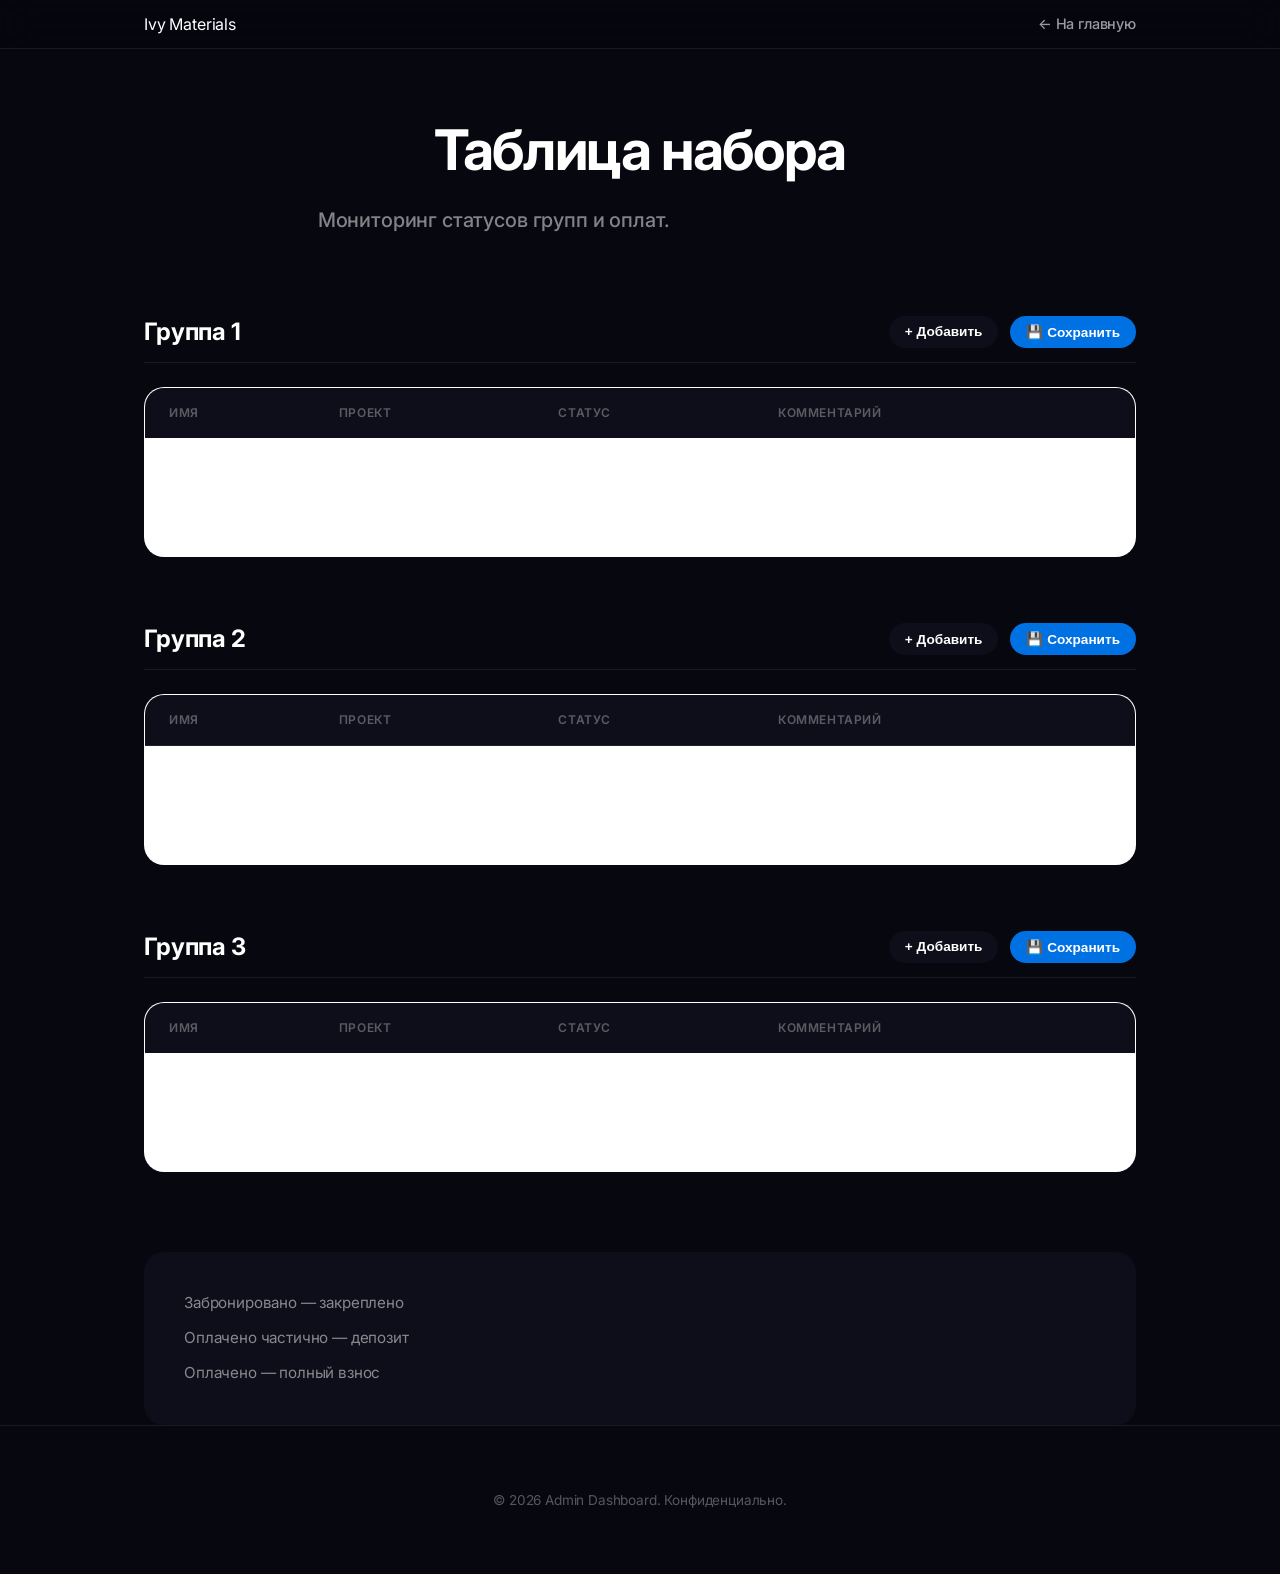
<file: ivy-materials/enrollment.html>
<!DOCTYPE html>
<html lang="ru">
<head>
  <meta charset="UTF-8">
  <meta name="viewport" content="width=device-width, initial-scale=1.0">
  <title>Enrollment Dashboard | Ivy Materials</title>
  <link rel="stylesheet" href="styles.css">
  <link rel="stylesheet" href="enrollment.css">
</head>
<body class="enrollment-page">

  <!-- Minimal Nav -->
  <nav class="navbar scrolled">
    <div class="container navbar-content">
      <a href="index.html" class="logo">
        <span class="logo-accent">Ivy</span> Materials
      </a>
      <a href="index.html" class="btn-secondary">← На главную</a>
    </div>
  </nav>

  <main class="container page-content">
    <header class="page-header">
      <h1 class="section-title">Таблица набора</h1>
      <p class="section-subtitle">Мониторинг статусов групп и оплат.</p>
    </header>

    <div class="enrollment-dashboard" id="enrollment-dashboard">
      <!-- Tables will be dynamically rendered here -->
    </div>

    <!-- Dashboard Controls Template -->
    <template id="group-template">
      <section class="group-section" data-group-id="">
        <div class="group-header">
          <h2 class="group-name">Группа</h2>
          <div class="group-actions">
            <button class="btn-dashboard btn-add" onclick="addRow(this)">+ Добавить</button>
            <button class="btn-dashboard btn-save" onclick="saveData()">💾 Сохранить</button>
          </div>
        </div>
        <div class="table-container">
          <table class="enrollment-table">
            <thead>
              <tr>
                <th>Имя</th>
                <th>Проект</th>
                <th>Статус</th>
                <th>Комментарий</th>
                <th width="50"></th>
              </tr>
            </thead>
            <tbody>
              <!-- Rows will be added here -->
            </tbody>
          </table>
        </div>
      </section>
    </template>

    <!-- Status Legend -->
    <div class="status-legend">
      <div class="legend-item"><span class="status-badge status-booked">Забронировано</span> — закреплено</div>
      <div class="legend-item"><span class="status-badge status-partial">Оплачено частично</span> — депозит</div>
      <div class="legend-item"><span class="status-badge status-paid">Оплачено</span> — полный взнос</div>
    </div>
  </main>

  <footer class="footer">
    <div class="container">
      <p>© 2026 Admin Dashboard. Конфиденциально.</p>
    </div>
  </footer>

  <script>
    const STORAGE_KEY = 'ivy_enrollment_data';
    const groupNames = ["Группа 1", "Группа 2", "Группа 3"];

    function initDashboard() {
      const container = document.getElementById('enrollment-dashboard');
      const template = document.getElementById('group-template');
      const savedData = JSON.parse(localStorage.getItem(STORAGE_KEY)) || {};

      groupNames.forEach((name, index) => {
        const clone = template.content.cloneNode(true);
        const section = clone.querySelector('section');
        section.setAttribute('data-group-id', index);
        section.querySelector('.group-name').textContent = name;

        const tbody = section.querySelector('tbody');
        const students = savedData[index] || [];
        
        if (students.length === 0) {
          addEmptyRow(tbody);
        } else {
          students.forEach(student => addRowToTable(tbody, student));
        }
        
        container.appendChild(clone);
      });
    }

    function addRow(btn) {
      const tbody = btn.closest('section').querySelector('tbody');
      const emptyRow = tbody.querySelector('.empty-row');
      if (emptyRow) emptyRow.remove();
      addRowToTable(tbody);
    }

    function addEmptyRow(tbody) {
      tbody.innerHTML = `<tr class="empty-row"><td colspan="5">Нет данных (нажмите «Добавить»)</td></tr>`;
    }

    function addRowToTable(tbody, data = { name: '', project: '', status: '', comment: '' }) {
      const tr = document.createElement('tr');
      tr.innerHTML = `
        <td contenteditable="true" data-field="name">${data.name}</td>
        <td contenteditable="true" data-field="project">${data.project}</td>
        <td contenteditable="true" data-field="status" oninput="updateStatusStyles(this)">${data.status}</td>
        <td contenteditable="true" data-field="comment">${data.comment}</td>
        <td><button class="btn-delete" onclick="deleteRow(this)">×</button></td>
      `;
      tbody.appendChild(tr);
      // Initial status styling
      updateStatusStyles(tr.querySelector('[data-field="status"]'));
    }

    function deleteRow(btn) {
      if (confirm('Удалить строку?')) {
        const tr = btn.closest('tr');
        const tbody = tr.parentElement;
        tr.remove();
        if (tbody.children.length === 0) addEmptyRow(tbody);
        saveData();
      }
    }

    function updateStatusStyles(el) {
      const text = el.textContent.trim().toLowerCase();
      el.className = 'status-cell';
      if (text.includes('оплачено') && !text.includes('частично')) el.classList.add('status-paid');
      else if (text.includes('частично')) el.classList.add('status-partial');
      else if (text.includes('забронировали') || text.includes('бронь')) el.classList.add('status-booked');
    }

    function saveData() {
      const dashboard = {};
      document.querySelectorAll('.group-section').forEach(section => {
        const id = section.getAttribute('data-group-id');
        const rows = [];
        section.querySelectorAll('tbody tr:not(.empty-row)').forEach(tr => {
          rows.push({
            name: tr.querySelector('[data-field="name"]').textContent,
            project: tr.querySelector('[data-field="project"]').textContent,
            status: tr.querySelector('[data-field="status"]').textContent,
            comment: tr.querySelector('[data-field="comment"]').textContent
          });
        });
        dashboard[id] = rows;
      });
      localStorage.setItem(STORAGE_KEY, JSON.stringify(dashboard));
      alert('Данные сохранены локально в этом браузере!');
    }

    document.addEventListener('DOMContentLoaded', initDashboard);
  </script>
</body>
</html>
</file>
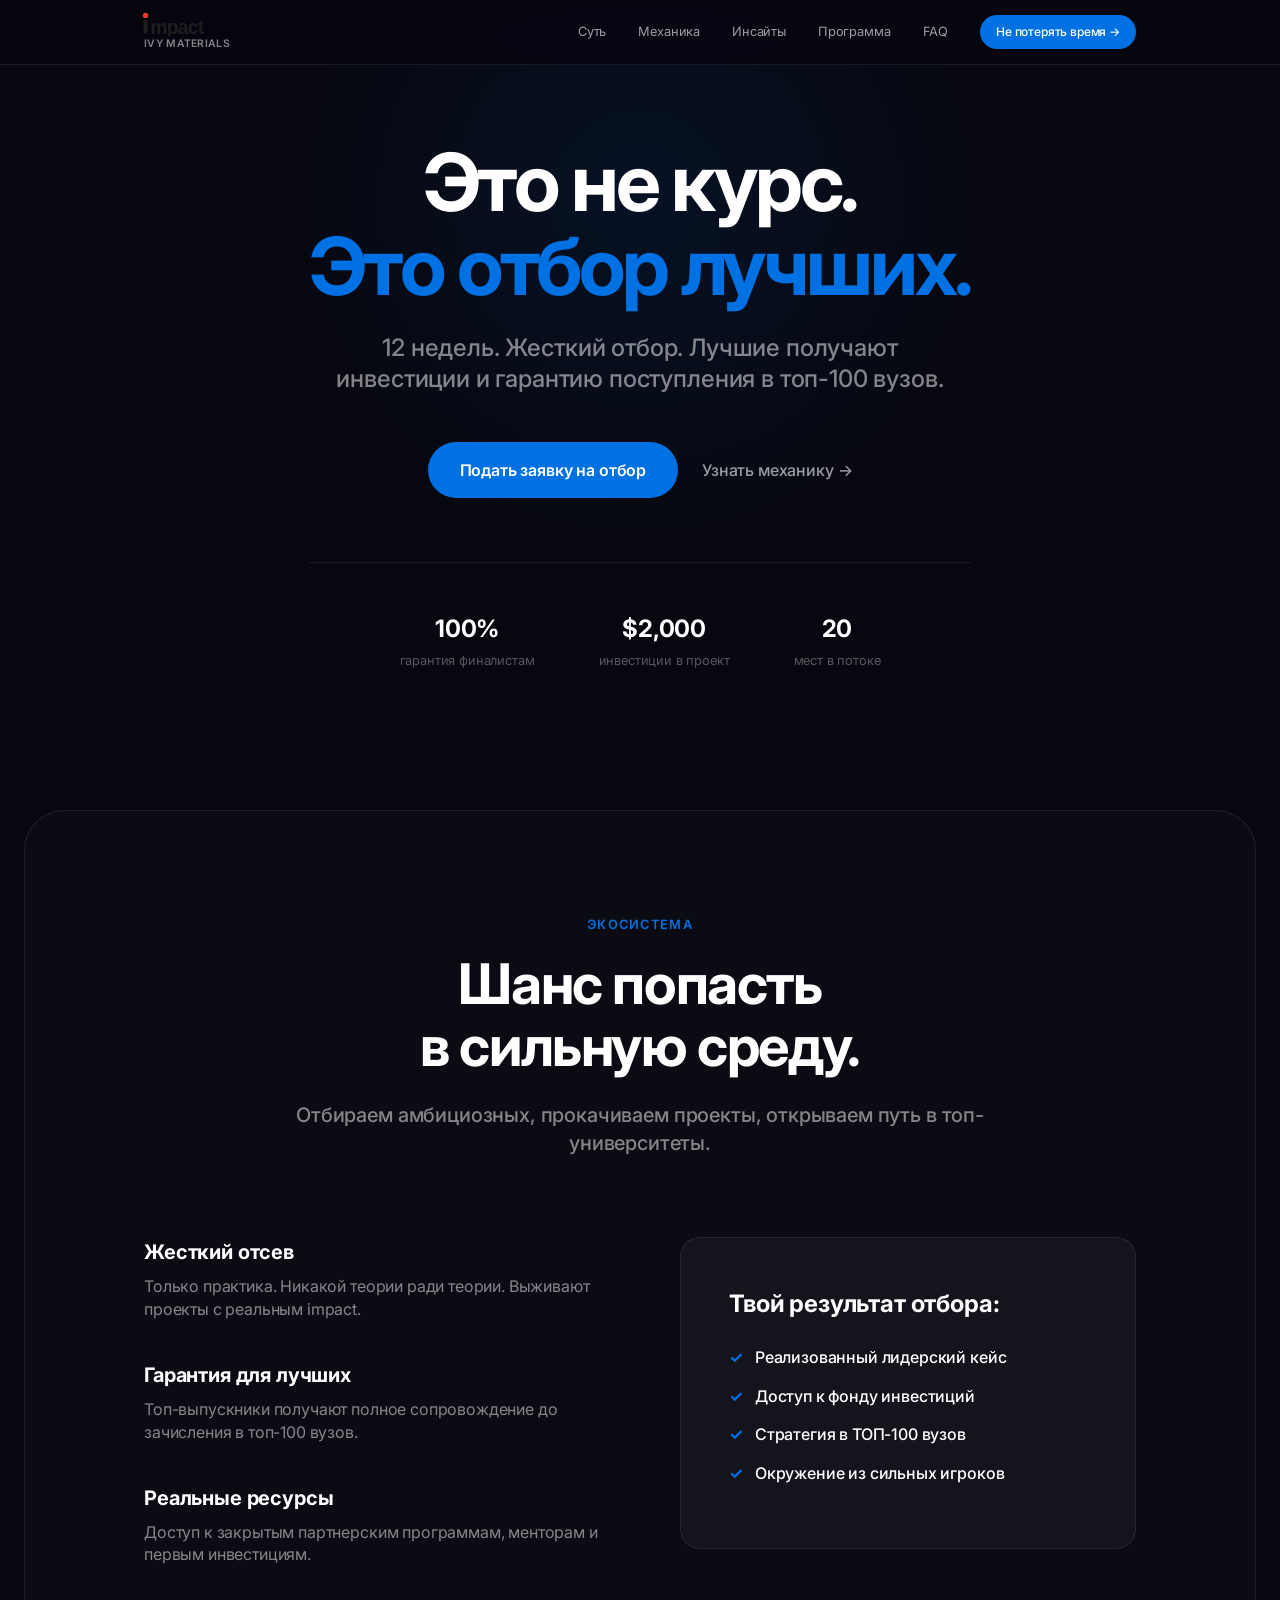
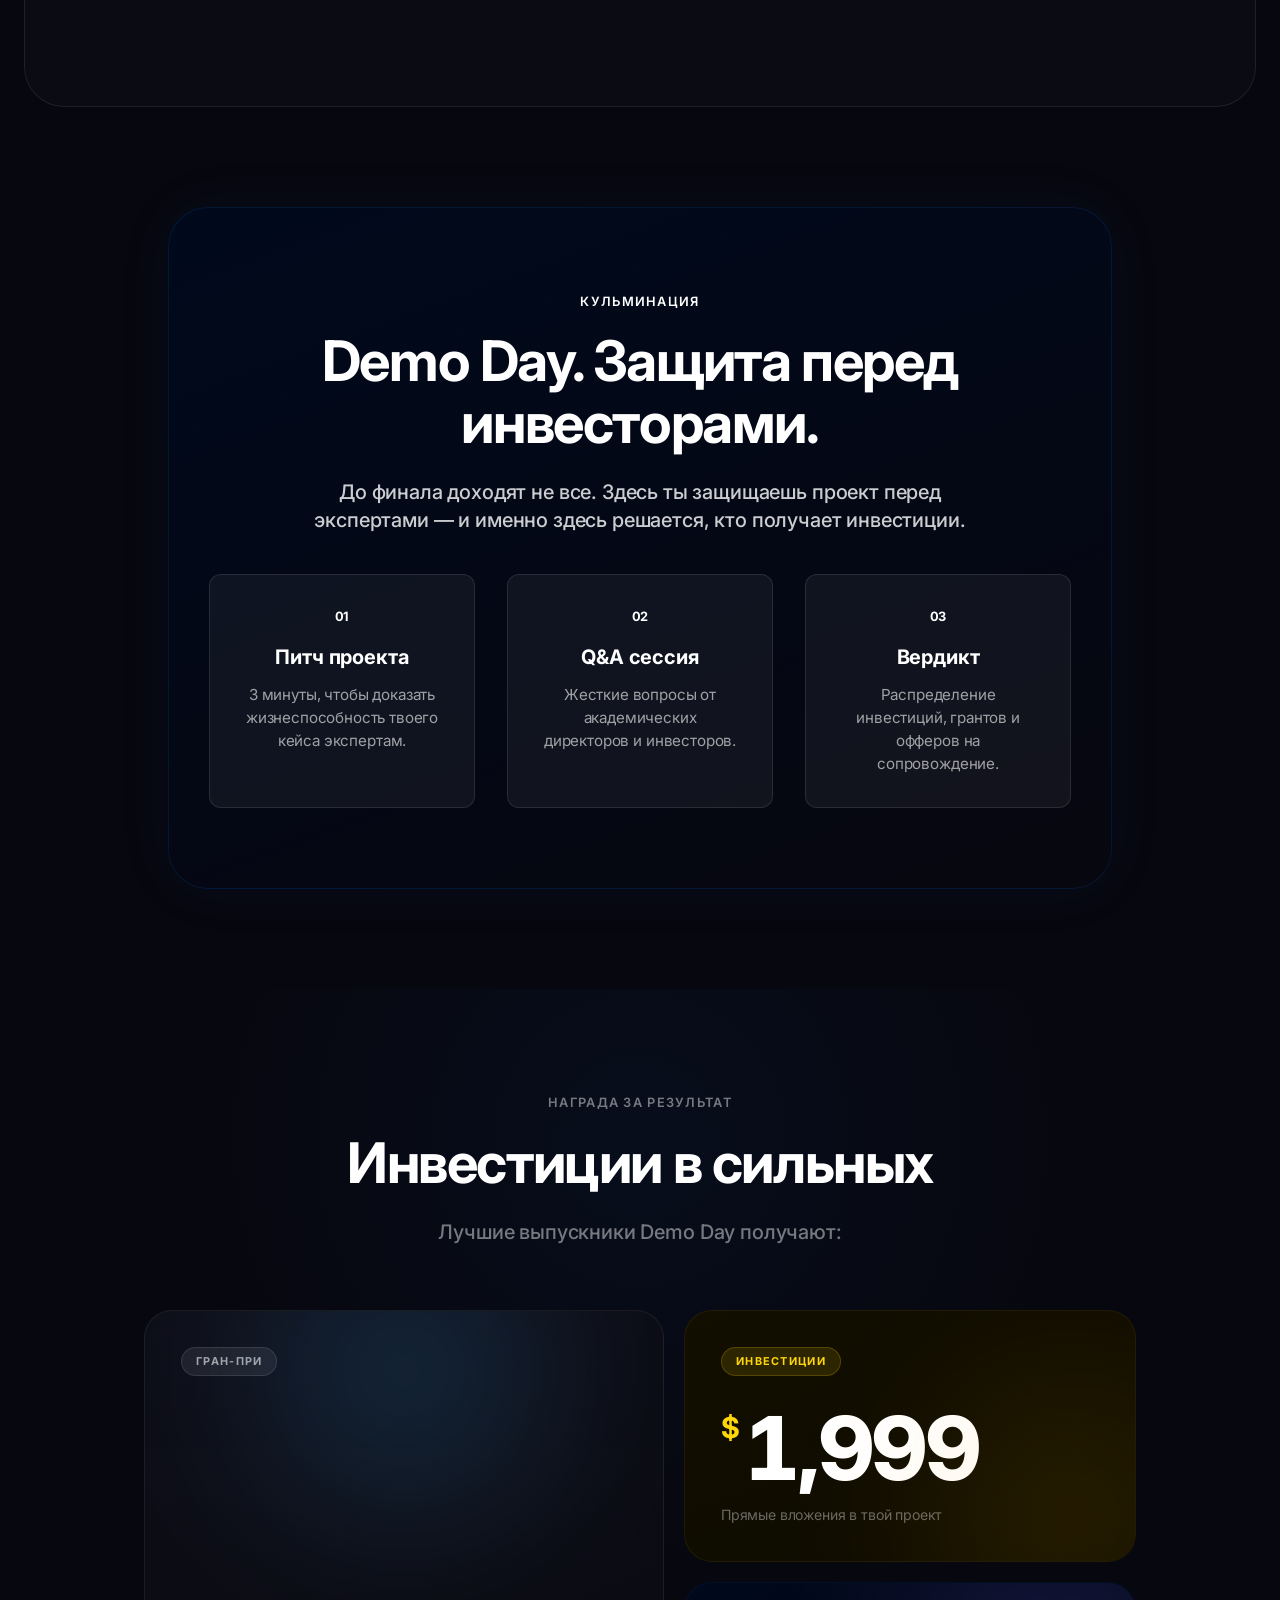
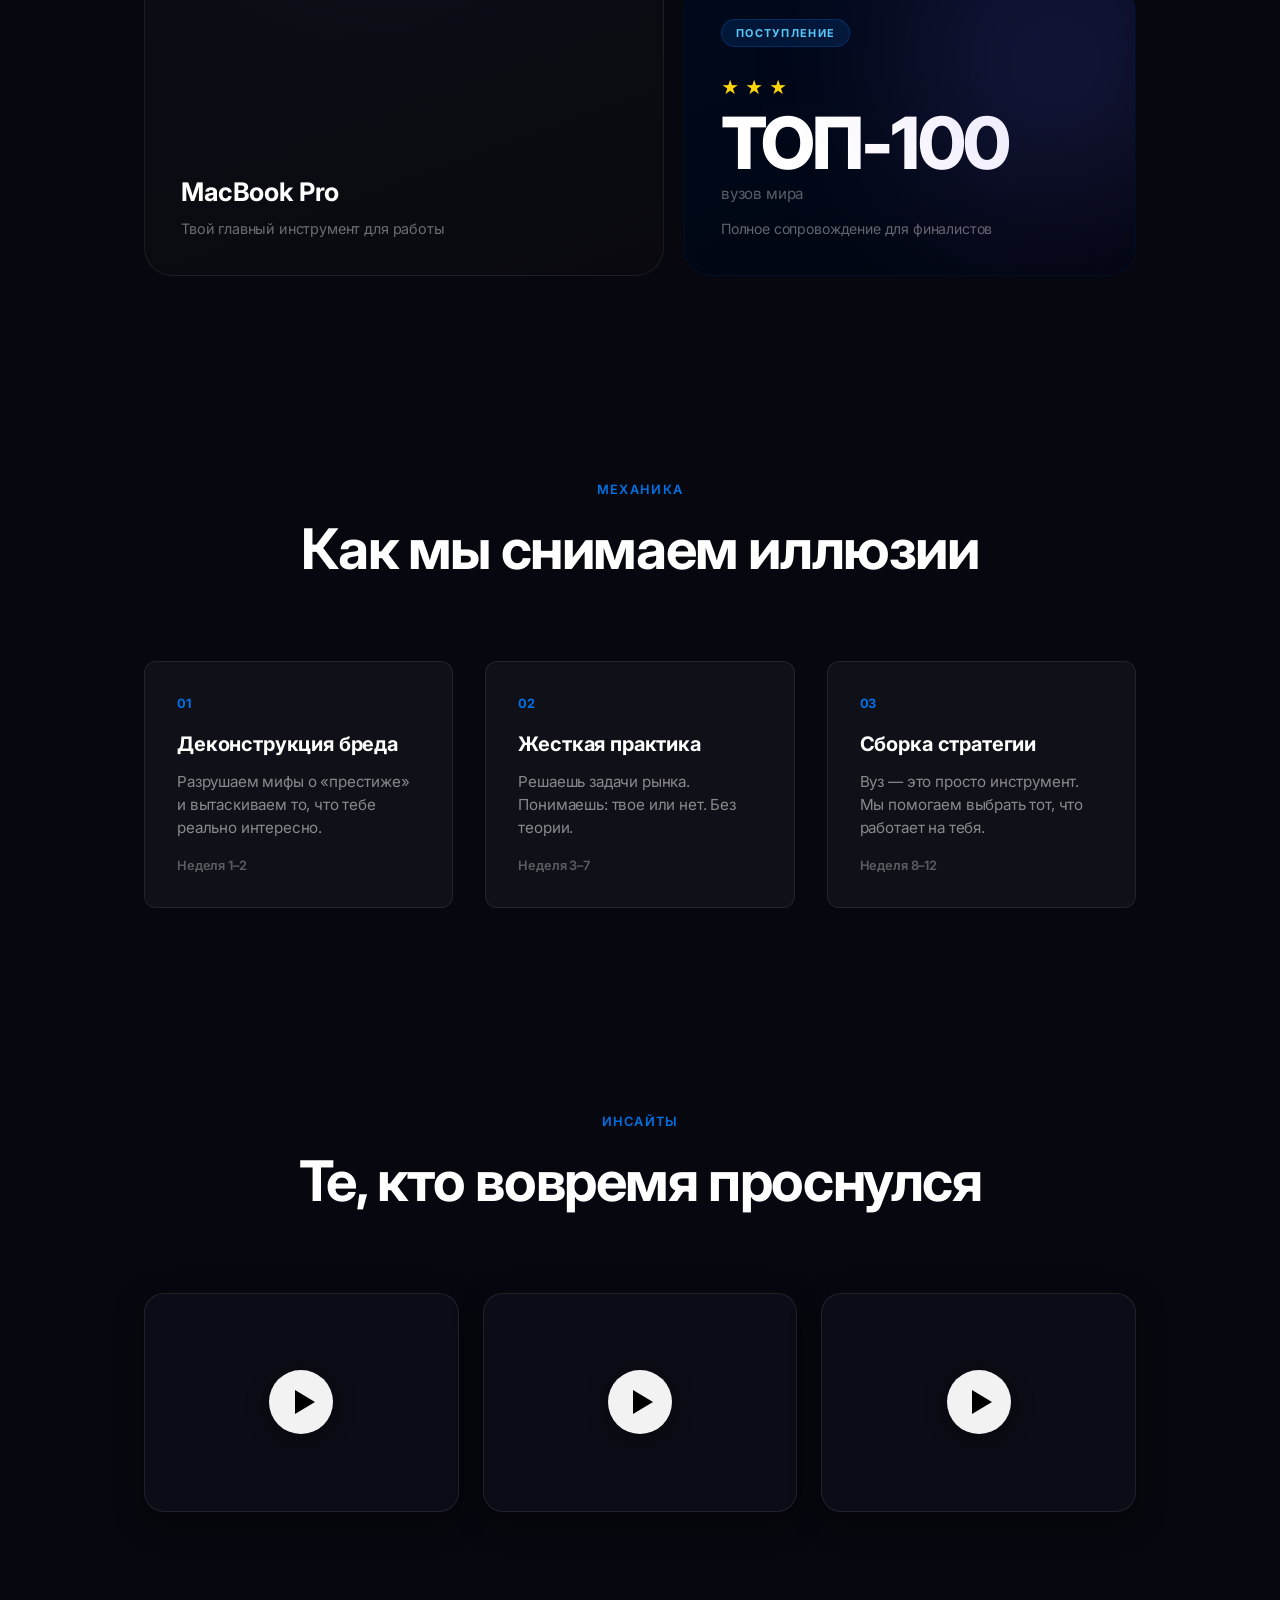
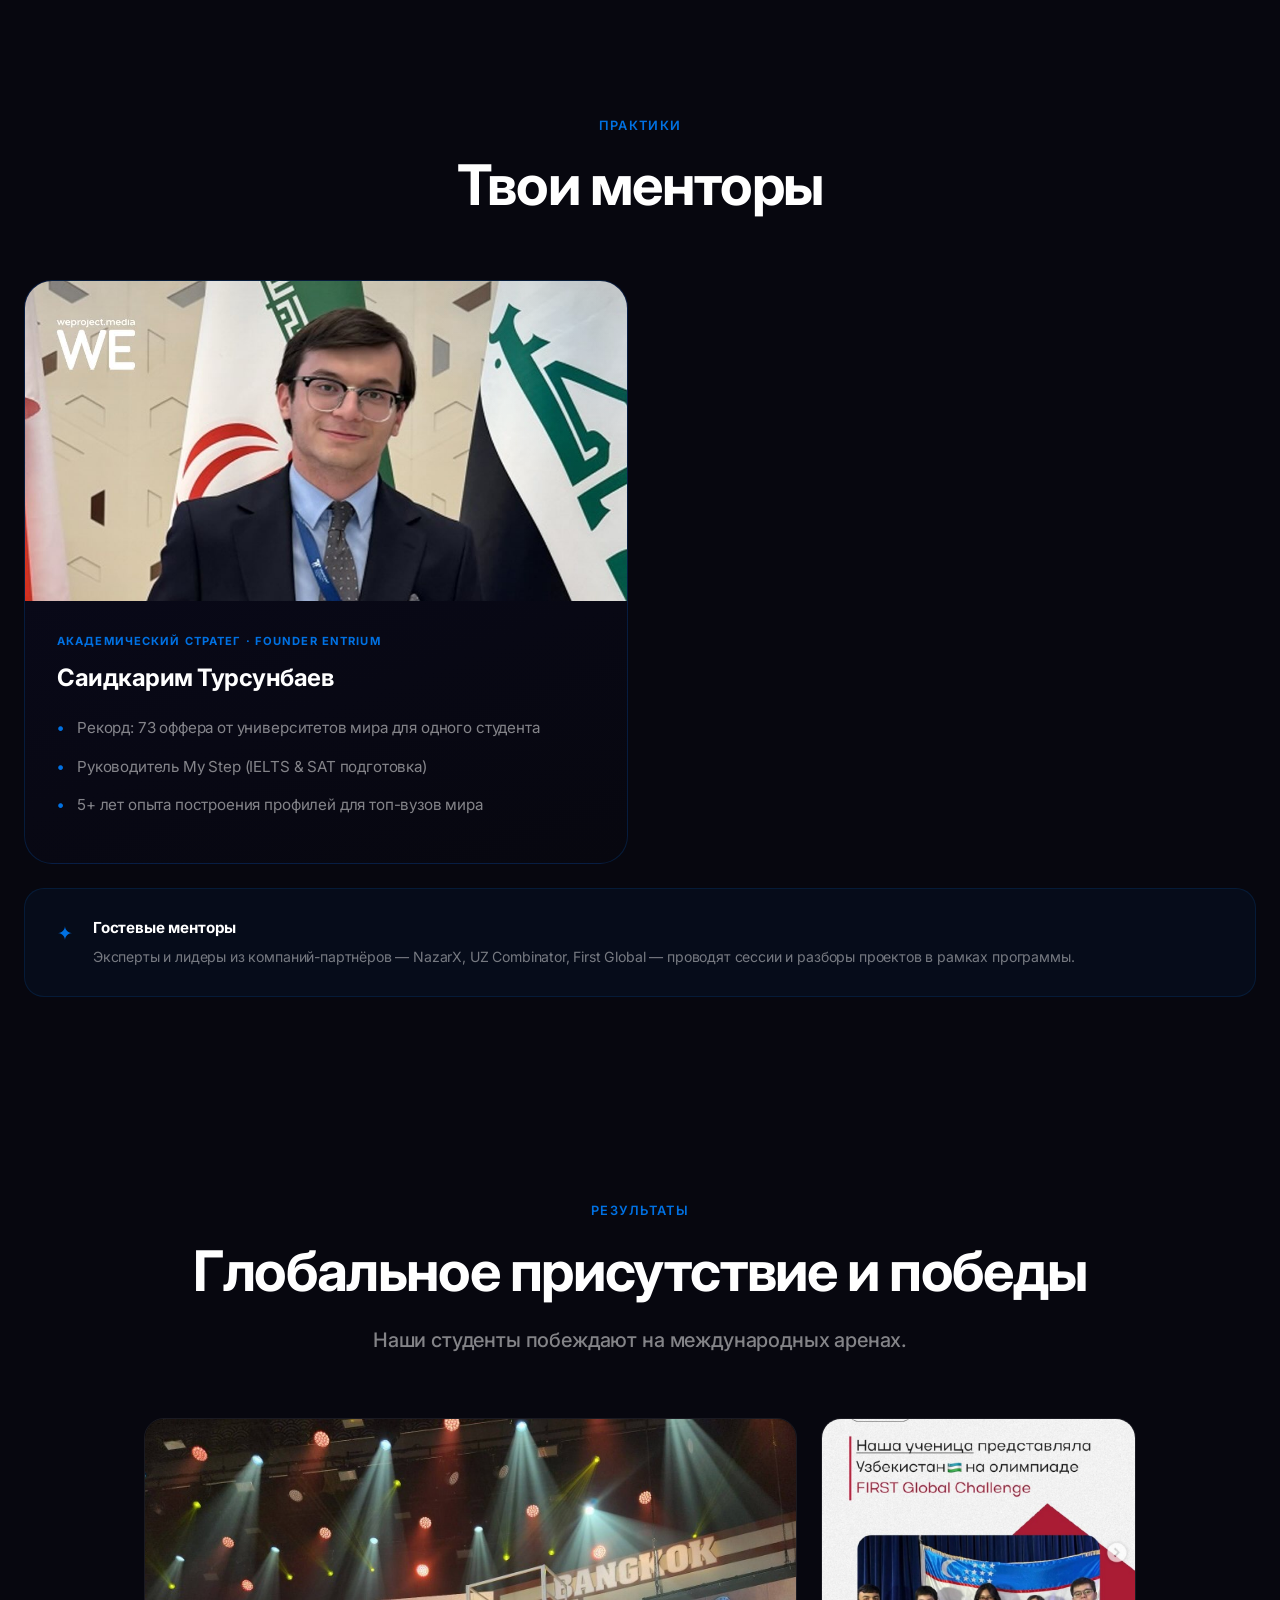
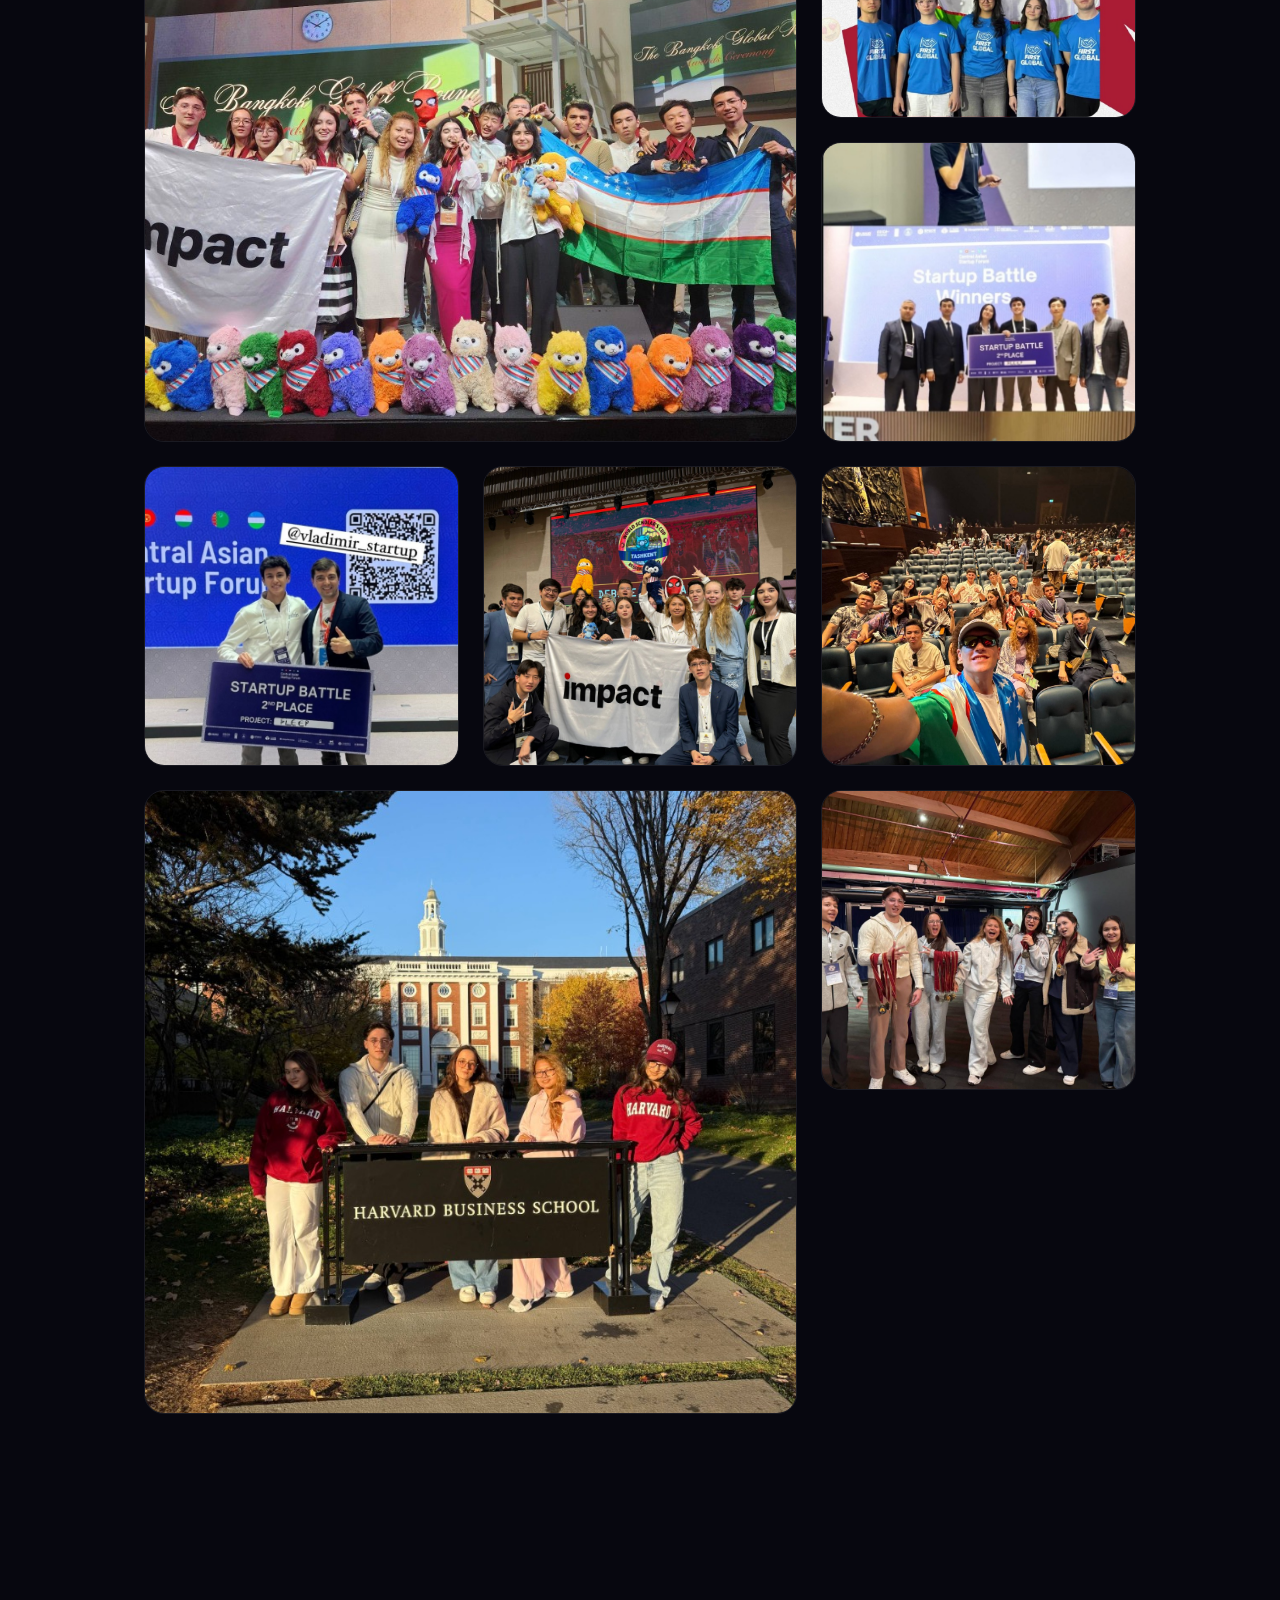
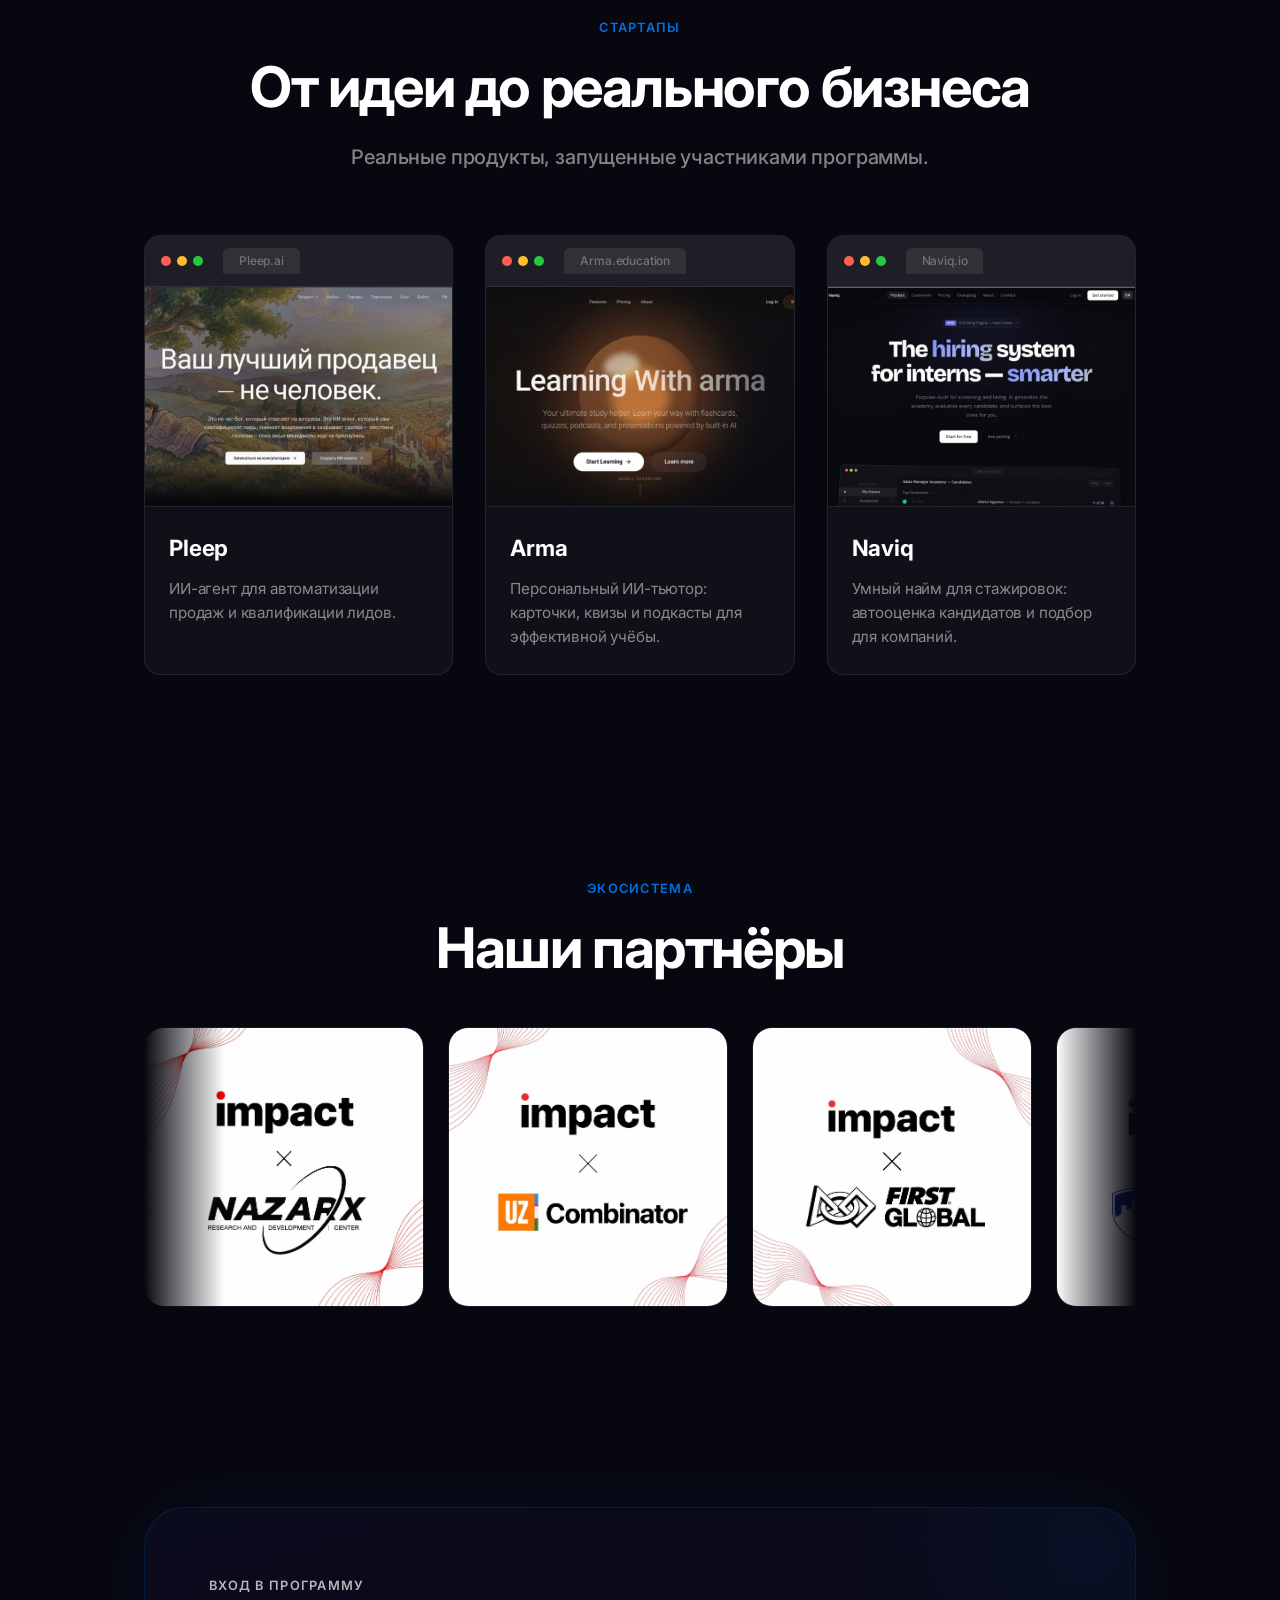
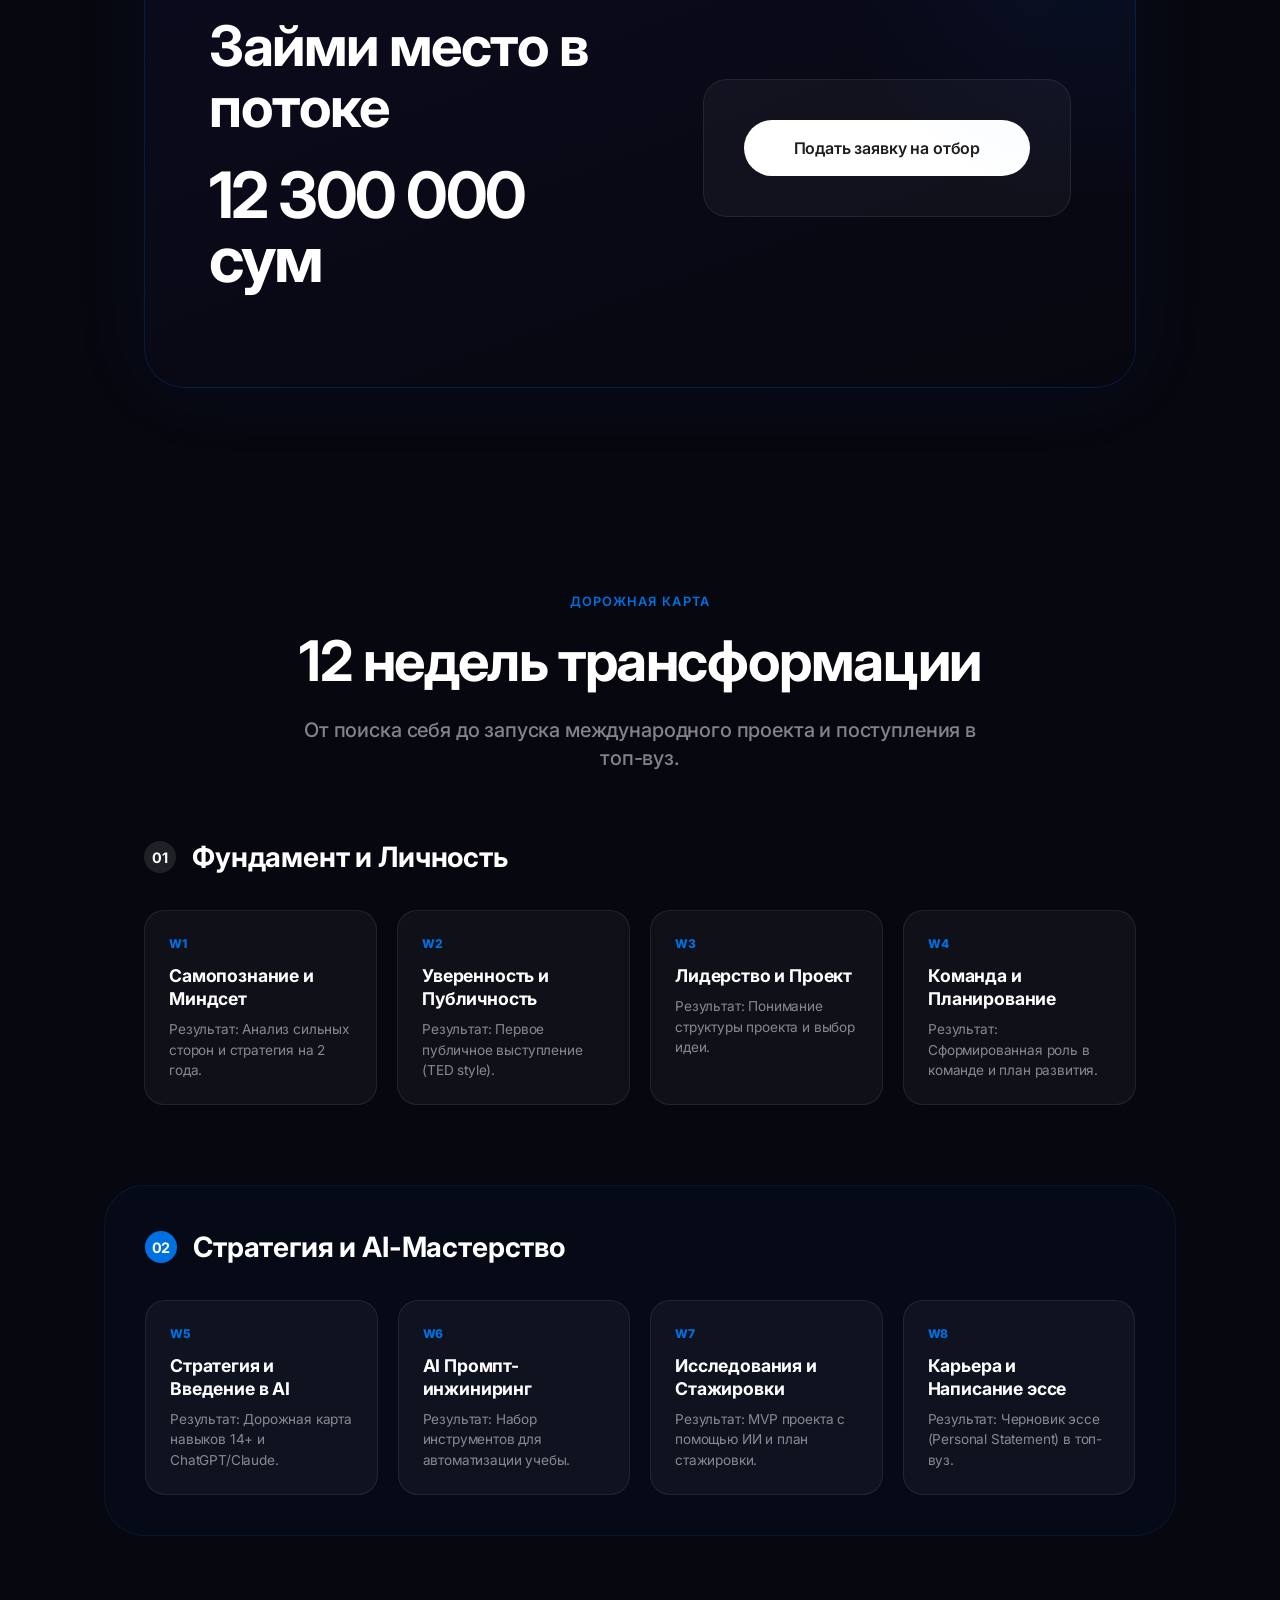
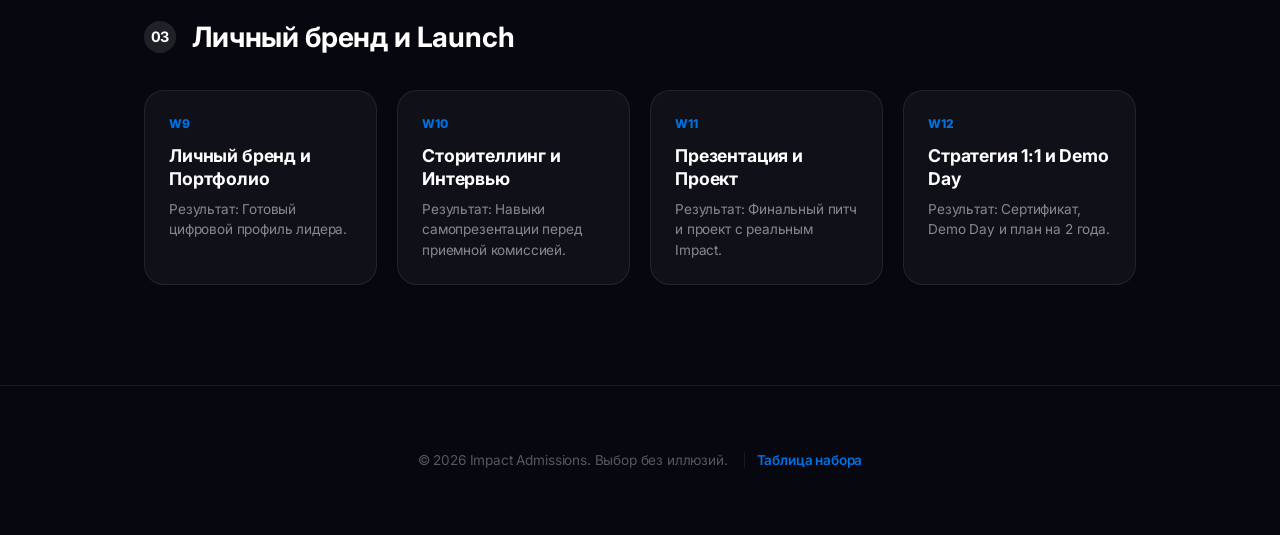
<file: ivy-materials/index (1).html>
<!DOCTYPE html>
<html lang="ru">
<head>
  <meta charset="UTF-8" />
  <meta name="viewport" content="width=device-width, initial-scale=1.0" />

  <!-- SEO -->
  <title>Ivy Materials — Хватит терять 4 года жизни на обучение вслепую</title>
  <meta name="description" content="Система для подростков. Реальная рутина профессий, практика и навыки выживания в мире с AI. Не совершай фатальную ошибку при поступлении." />
  <meta name="keywords" content="выбор профессии, профориентация, AI для подростков, осознанность" />

  <!-- Open Graph -->
  <meta property="og:title" content="Ivy Materials — Хватит терять 4 года жизни" />
  <meta property="og:description" content="4 года впустую на нелюбимом факультете или 12 недель, чтобы протрезветь?" />
  <meta property="og:type" content="website" />

  <!-- Fonts -->
  <link rel="preconnect" href="https://fonts.googleapis.com" />
  <link rel="preconnect" href="https://fonts.gstatic.com" crossorigin />
  <link href="https://fonts.googleapis.com/css2?family=Inter:wght@300;400;500;600;700;800;900&display=swap" rel="stylesheet" />

  <!-- Styles -->
  <link rel="stylesheet" href="styles.css" />
</head>
<body>

  <!-- NAVBAR -->
  <header class="navbar" id="navbar">
    <div class="container">
      <a href="#hero" class="nav-logo" id="nav-logo">
        <div class="logo-wrapper">
          <img src="logo.svg" alt="Impact Logo" class="logo-img">
          <span class="logo-subtext">Ivy Materials</span>
        </div>
      </a>

      <nav class="nav-links" id="nav-links">
        <a href="#solution">Суть</a>
        <a href="#process">Механика</a>
        <a href="#cases">Инсайты</a>
        <a href="#program">Программа</a>
        <a href="#faq">FAQ</a>
        <a href="#offer" class="nav-cta" id="nav-cta-btn">Не потерять время →</a>
      </nav>

      <button class="nav-hamburger" id="nav-hamburger" aria-label="Меню">
        <span></span>
        <span></span>
        <span></span>
      </button>
    </div>
  </header>

  <main id="main-content">

    <!-- HERO -->
    <section class="hero section" id="hero">
      <div class="container">
        <div class="hero-content">

          <div class="hero-presale-badge presale-only reveal" id="hero-presale-badge">
            Pre-sale открыт до 25 апреля
          </div>

          <h1 class="hero-title reveal reveal-delay-1">
            Это не курс.<br>
            <span class="text-accent">Это отбор лучших.</span>
          </h1>

          <p class="hero-subtitle reveal reveal-delay-2">
            12 недель. Жесткий отбор. Лучшие получают инвестиции и гарантию поступления в топ-100 вузов.
          </p>

          <div class="hero-timer presale-only reveal reveal-delay-3" id="hero-timer">
            <div class="timer" id="countdown-hero">
              <div class="timer-unit">
                <span class="timer-value" id="hero-days">00</span>
                <span class="timer-label">Дней</span>
              </div>
              <div class="timer-unit">
                <span class="timer-value" id="hero-hours">00</span>
                <span class="timer-label">Часов</span>
              </div>
              <div class="timer-unit">
                <span class="timer-value" id="hero-minutes">00</span>
                <span class="timer-label">Минут</span>
              </div>
              <div class="timer-unit">
                <span class="timer-value" id="hero-seconds">00</span>
                <span class="timer-label">Секунд</span>
              </div>
            </div>
          </div>

          <div class="hero-cta-group reveal reveal-delay-4">
            <a href="#offer" class="btn-primary" id="hero-cta-primary">
              Подать заявку на отбор
            </a>
            <a href="#process" class="btn-secondary" id="hero-cta-secondary">
              Узнать механику →
            </a>
          </div>

          <div class="hero-stats reveal reveal-delay-5">
            <div class="hero-stat">
              <div class="hero-stat-value">100%</div>
              <div class="hero-stat-label">гарантия финалистам</div>
            </div>
            <div class="hero-stat">
              <div class="hero-stat-value">$2,000</div>
              <div class="hero-stat-label">инвестиции в проект</div>
            </div>
            <div class="hero-stat">
              <div class="hero-stat-value">20</div>
              <div class="hero-stat-label">мест в потоке</div>
            </div>
          </div>

        </div>
      </div>
    </section>

    <!-- SOLUTION -->
    <section class="solution section" id="solution">
      <div class="container">
        <div class="text-center reveal">
          <div class="section-badge">Экосистема</div>
          <h2 class="section-title">
            Шанс попасть<br>в сильную среду.
          </h2>
          <p class="section-subtitle centered">
            Отбираем амбициозных, прокачиваем проекты, открываем путь в топ-университеты.
          </p>
        </div>

        <div class="solution-grid">
          <div class="solution-features">
            <div class="solution-feature reveal reveal-delay-1">
              <h4>Жесткий отсев</h4>
              <p>Только практика. Никакой теории ради теории. Выживают проекты с реальным impact.</p>
            </div>
            <div class="solution-feature reveal reveal-delay-2">
              <h4>Гарантия для лучших</h4>
              <p>Топ-выпускники получают полное сопровождение до зачисления в топ-100 вузов.</p>
            </div>
            <div class="solution-feature reveal reveal-delay-3">
              <h4>Реальные ресурсы</h4>
              <p>Доступ к закрытым партнерским программам, менторам и первым инвестициям.</p>
            </div>
          </div>

          <div class="solution-visual reveal">
            <div class="solution-card">
              <h3>Твой результат отбора:</h3>
              <ul class="solution-checklist">
                <li><span class="check-icon">✓</span> Реализованный лидерский кейс</li>
                <li><span class="check-icon">✓</span> Доступ к фонду инвестиций</li>
                <li><span class="check-icon">✓</span> Стратегия в ТОП-100 вузов</li>
                <li><span class="check-icon">✓</span> Окружение из сильных игроков</li>
              </ul>
            </div>
          </div>
        </div>
      </div>
    </section>

    <!-- DEMO DAY -->
    <section class="demoday section" id="process">
      <div class="container">
        <div class="demoday-card reveal">
          <div class="section-badge" style="color: #fff;">Кульминация</div>
          <h2 class="section-title" style="color: #fff;">Demo Day. Защита перед инвесторами.</h2>
          <p class="section-subtitle centered" style="color: rgba(255,255,255,0.8); margin-bottom: 40px;">
            До финала доходят не все. Здесь ты защищаешь проект перед экспертами — и именно здесь решается, кто получает инвестиции.
          </p>
          <div class="process-timeline" style="margin-top: 0; background: none;">
            <div class="process-step" style="background: rgba(255,255,255,0.05); border: 1px solid rgba(255,255,255,0.1);">
              <div class="process-step-number" style="color: #fff;">01</div>
              <h4 style="color: #fff;">Питч проекта</h4>
              <p style="color: rgba(255,255,255,0.6);">3 минуты, чтобы доказать жизнеспособность твоего кейса экспертам.</p>
            </div>
            <div class="process-step" style="background: rgba(255,255,255,0.05); border: 1px solid rgba(255,255,255,0.1);">
              <div class="process-step-number" style="color: #fff;">02</div>
              <h4 style="color: #fff;">Q&A сессия</h4>
              <p style="color: rgba(255,255,255,0.6);">Жесткие вопросы от академических директоров и инвесторов.</p>
            </div>
            <div class="process-step" style="background: rgba(255,255,255,0.05); border: 1px solid rgba(255,255,255,0.1);">
              <div class="process-step-number" style="color: #fff;">03</div>
              <h4 style="color: #fff;">Вердикт</h4>
              <p style="color: rgba(255,255,255,0.6);">Распределение инвестиций, грантов и офферов на сопровождение.</p>
            </div>
          </div>
        </div>
      </div>
    </section>

    <!-- PRIZES -->
    <section class="prizes section" id="prizes">
      <div class="container">
        <div class="text-center reveal">
          <div class="section-badge">Награда за результат</div>
          <h2 class="section-title prizes-title">Инвестиции в сильных</h2>
          <p class="section-subtitle centered prizes-sub">
            Лучшие выпускники Demo Day получают:
          </p>
        </div>

        <div class="prizes-grid-new">

          <!-- MacBook — Featured -->
          <div class="prize-card-new prize-macbook reveal reveal-delay-1">
            <div class="prize-glow-orb"></div>
            <div class="prize-badge">Гран-при</div>
            <div class="prize-visual-new">
            <video class="macbook-img-new" autoplay loop muted playsinline>
  <source src="macbook_prize.mp4" type="video/mp4">
</video>  
            </div>
            <div class="prize-content-new">
              <h3>MacBook Pro</h3>
              <p>Твой главный инструмент для работы</p>
            </div>
          </div>

          <!-- Right column -->
          <div class="prizes-right-col">

            <!-- Money -->
            <div class="prize-card-new prize-money reveal reveal-delay-2">
              <div class="prize-glow-orb orb-gold"></div>
              <div class="prize-badge badge-gold">Инвестиции</div>
              <div class="prize-amount-display">
                <span class="currency">$</span>
                <span class="amount-counter" data-target="2000">0</span>
              </div>
              <p class="prize-money-desc">Прямые вложения в твой проект</p>
            </div>

            <!-- University -->
            <div class="prize-card-new prize-uni reveal reveal-delay-3">
              <div class="prize-glow-orb orb-blue"></div>
              <div class="prize-badge badge-blue">Поступление</div>
              <div class="prize-uni-display">
                <div class="prize-uni-stars">
                  <span>★</span><span>★</span><span>★</span>
                </div>
                <div class="prize-uni-text">ТОП-100</div>
                <div class="prize-uni-sub">вузов мира</div>
              </div>
              <p class="prize-uni-desc">Полное сопровождение для финалистов</p>
            </div>

          </div>
        </div>
      </div>
    </section>

    <!-- PROCESS -->
    <section class="process section" id="process">
      <div class="container">
        <div class="text-center reveal">
          <div class="section-badge">Механика</div>
          <h2 class="section-title">Как мы снимаем иллюзии</h2>
        </div>

        <div class="process-timeline">
          <div class="process-step reveal reveal-delay-1">
            <div class="process-step-number">01</div>
            <h4>Деконструкция бреда</h4>
            <p>Разрушаем мифы о «престиже» и вытаскиваем то, что тебе реально интересно.</p>
            <span class="step-duration">Неделя 1–2</span>
          </div>
          <div class="process-step reveal reveal-delay-2">
            <div class="process-step-number">02</div>
            <h4>Жесткая практика</h4>
            <p>Решаешь задачи рынка. Понимаешь: твое или нет. Без теории.</p>
            <span class="step-duration">Неделя 3–7</span>
          </div>
          <div class="process-step reveal reveal-delay-3">
            <div class="process-step-number">03</div>
            <h4>Сборка стратегии</h4>
            <p>Вуз — это просто инструмент. Мы помогаем выбрать тот, что работает на тебя.</p>
            <span class="step-duration">Неделя 8–12</span>
          </div>
        </div>
      </div>
    </section>

    <!-- CASES -->
    <section class="cases section" id="cases">
      <div class="container">
        <div class="text-center reveal">
          <div class="section-badge">Инсайты</div>
          <h2 class="section-title">Те, кто вовремя проснулся</h2>
        </div>

        <div class="cases-grid">
          <a href="https://youtu.be/IWG8bTMKyn0" target="_blank" data-video-id="IWG8bTMKyn0" class="case-card reveal reveal-delay-1 video-card-link" style="background-image: url('https://img.youtube.com/vi/IWG8bTMKyn0/maxresdefault.jpg');">
            <div class="video-overlay"><div class="play-button"></div></div>
          </a>
          <a href="https://youtu.be/FB0Jwmdm7ZY" target="_blank" data-video-id="FB0Jwmdm7ZY" class="case-card reveal reveal-delay-2 video-card-link" style="background-image: url('https://img.youtube.com/vi/FB0Jwmdm7ZY/maxresdefault.jpg');">
            <div class="video-overlay"><div class="play-button"></div></div>
          </a>
          <a href="https://youtu.be/Hj7SOU2GYpI" target="_blank" data-video-id="Hj7SOU2GYpI" class="case-card reveal reveal-delay-3 video-card-link" style="background-image: url('https://img.youtube.com/vi/Hj7SOU2GYpI/maxresdefault.jpg');">
            <div class="video-overlay"><div class="play-button"></div></div>
          </a>
        </div>
      </div>
    </section>

    <!-- MENTORS -->
<section class="trust section" id="trust">
  <div class="container">
    <div class="text-center reveal">
      <div class="section-badge">Практики</div>
      <h2 class="section-title">Твои менторы</h2>
    </div>

    <div class="mentors-duo reveal">

      <div class="mentor-duo-card">
        <div class="mentor-duo-photo-wrap">
          <img src="mentor-saidkarim.jpg" alt="Саидкарим Турсунбаев" class="mentor-duo-photo mentor-duo-photo--crop" />
        </div>
        <div class="mentor-duo-info">
          <p class="mentor-duo-tag">Академический стратег · Founder ENTRIUM</p>
          <h3 class="mentor-duo-name">Саидкарим Турсунбаев</h3>
          <ul class="mentor-highlights">
            <li>Рекорд: 73 оффера от университетов мира для одного студента</li>
            <li>Руководитель My Step (IELTS & SAT подготовка)</li>
            <li>5+ лет опыта построения профилей для топ-вузов мира</li>
          </ul>
        </div>
      </div>

    </div>

    <div class="guest-mentors-banner reveal">
      <div class="guest-mentors-icon">✦</div>
      <div class="guest-mentors-text">
        <p class="guest-mentors-title">Гостевые менторы</p>
        <p class="guest-mentors-sub">Эксперты и лидеры из компаний-партнёров — NazarX, UZ Combinator, First Global — проводят сессии и разборы проектов в рамках программы.</p>
      </div>
    </div>

  </div>
</section>

    <!-- RESULTS -->
    <section class="results section" id="results">
      <div class="container">
        <div class="text-center reveal">
          <div class="section-badge">Результаты</div>
          <h2 class="section-title">Глобальное присутствие и победы</h2>
          <p class="section-subtitle centered">
            Наши студенты побеждают на международных аренах.
          </p>
        </div>

        <div class="results-grid reveal">
          <div class="result-item large">
            <img src="student-bangkok.jpg" alt="Bangkok Global Round" />
            <div class="result-caption">
              <h4>Global Round, Bangkok</h4>
              <p>Международный финал, Таиланд.</p>
            </div>
          </div>
          <div class="result-item">
            <img src="student-first-global.jpg" alt="FIRST Global Challenge" />
            <div class="result-caption">
              <h4>FIRST Global Challenge</h4>
              <p>Мировая олимпиада, команда Узбекистана.</p>
            </div>
          </div>
          <div class="result-item">
            <img src="student-startup-battle.jpg" alt="Startup Battle Winners" />
            <div class="result-caption">
              <h4>Startup Battle — 2 место</h4>
              <p>Центральноазиатский форум стартапов.</p>
            </div>
          </div>
          <div class="result-item">
            <img src="student-pleep-success.jpg" alt="Pleep Startup" />
            <div class="result-caption">
              <h4>Проект Pleep</h4>
              <p>Защита проекта.</p>
            </div>
          </div>
          <div class="result-item">
            <img src="student-wsc-tashkent.jpg" alt="WSC Tashkent" />
            <div class="result-caption">
              <h4>WSC Tashkent Regional</h4>
              <p>Региональный этап кубка.</p>
            </div>
          </div>
          <div class="result-item">
            <img src="student-global-round.jpg" alt="Global Round" />
            <div class="result-caption">
              <h4>Global Round Atmosphere</h4>
              <p>Мировая арена.</p>
            </div>
          </div>
          <div class="result-item large">
            <img src="student-harvard.jpg" alt="Harvard Business School" />
            <div class="result-caption">
              <h4>Harvard Business School</h4>
              <p>Кампус Harvard Business School.</p>
            </div>
          </div>
          <div class="result-item">
            <img src="student-medals.jpg" alt="Awards Ceremony" />
            <div class="result-caption">
              <h4>Церемония награждения</h4>
              <p>Церемония награждения.</p>
            </div>
          </div>
        </div>
      </div>
    </section>

    <!-- PROJECTS -->
    <section class="projects section" id="projects">
      <div class="container">
        <div class="text-center reveal">
          <div class="section-badge">Стартапы</div>
          <h2 class="section-title">От идеи до реального бизнеса</h2>
          <p class="section-subtitle centered">
            Реальные продукты, запущенные участниками программы.
          </p>
        </div>

        <div class="projects-grid reveal">
          <div class="project-card">
            <div class="browser-header">
              <div class="browser-dots"><span></span><span></span><span></span></div>
              <div class="browser-tab">Pleep.ai</div>
            </div>
            <img src="project-pleep.jpg" alt="Pleep AI Sales Agent" class="project-img" />
            <div class="project-info">
              <h4>Pleep</h4>
              <p>ИИ-агент для автоматизации продаж и квалификации лидов.</p>
            </div>
          </div>

          <div class="project-card">
            <div class="browser-header">
              <div class="browser-dots"><span></span><span></span><span></span></div>
              <div class="browser-tab">Arma.education</div>
            </div>
            <img src="project-arma.jpg" alt="Arma AI Study Helper" class="project-img" />
            <div class="project-info">
              <h4>Arma</h4>
              <p>Персональный ИИ-тьютор: карточки, квизы и подкасты для эффективной учёбы.</p>
            </div>
          </div>

          <div class="project-card">
            <div class="browser-header">
              <div class="browser-dots"><span></span><span></span><span></span></div>
              <div class="browser-tab">Naviq.io</div>
            </div>
            <img src="project-naviq.jpg" alt="Naviq AI Hiring System" class="project-img" />
            <div class="project-info">
              <h4>Naviq</h4>
              <p>Умный найм для стажировок: автооценка кандидатов и подбор для компаний.</p>
            </div>
          </div>
        </div>
      </div>
    </section>

    <!-- PARTNERS -->
<section class="partners section" id="partners">
  <div class="container">
    <div class="text-center reveal">
      <div class="section-badge">Экосистема</div>
      <h2 class="section-title">Наши партнёры</h2>
    </div>

    <div class="collab-marquee-wrap">
      <div class="collab-marquee">
        <div class="collab-marquee-track">
          <div class="collab-card"><img src="collab-nazarx.jpg" alt="Impact × NAZARX" /></div>
          <div class="collab-card"><img src="collab-uzcombinator.jpg" alt="Impact × UZ Combinator" /></div>
          <div class="collab-card"><img src="collab-firstglobal.jpg" alt="Impact × FIRST Global" /></div>
          <div class="collab-card"><img src="collab-freshman-academy.jpg" alt="Impact × Freshman Academy" /></div>
          <div class="collab-card"><img src="collab-tedxuwed.jpg" alt="Impact × TEDxUWED" /></div>
          <!-- дублируем для бесшовного повтора -->
          <div class="collab-card"><img src="collab-nazarx.jpg" alt="Impact × NAZARX" /></div>
          <div class="collab-card"><img src="collab-uzcombinator.jpg" alt="Impact × UZ Combinator" /></div>
          <div class="collab-card"><img src="collab-firstglobal.jpg" alt="Impact × FIRST Global" /></div>
          <div class="collab-card"><img src="collab-freshman-academy.jpg" alt="Impact × Freshman Academy" /></div>
          <div class="collab-card"><img src="collab-tedxuwed.jpg" alt="Impact × TEDxUWED" /></div>
        </div>
      </div>
    </div>
  </div>
</section>
    <!-- OFFER -->
    <section class="offer section" id="offer">
      <div class="container">
        <div class="offer-card reveal">
          <div class="offer-container">
            <div class="offer-main">
              <div class="section-badge" style="color: rgba(255,255,255,0.7); margin-left: 0;">Вход в программу</div>
              <h2 class="section-title" style="color: #fff; text-align: left; margin-bottom: 24px;">Займи место в потоке</h2>

              <div class="offer-price-block">
                <div class="old-price presale-only">12 300 000 сум</div>
                <div class="new-price" id="offer-price-value">9 840 000 сум</div>
              </div>

              <div class="offer-timer-compact presale-only reveal" id="offer-timer">
                <div class="timer-label-small">До повышения цены осталось:</div>
                <div class="timer" id="countdown-offer">
                  <div class="timer-unit">
                    <span class="timer-value" id="offer-days">00</span>
                    <span class="timer-label">Дней</span>
                  </div>
                  <div class="timer-unit">
                    <span class="timer-value" id="offer-hours">00</span>
                    <span class="timer-label">Часов</span>
                  </div>
                  <div class="timer-unit">
                    <span class="timer-value" id="offer-minutes">00</span>
                    <span class="timer-label">Минут</span>
                  </div>
                  <div class="timer-unit">
                    <span class="timer-value" id="offer-seconds">00</span>
                    <span class="timer-label">Секунд</span>
                  </div>
                </div>
              </div>
            </div>

            <div class="offer-actions">
              <div class="offer-bonuses-list presale-only">
                <div class="offer-bonus">✓ Шанс на инвестиции $2,000</div>
                <div class="offer-bonus">✓ Доступ к закрытой экосистеме</div>
                <div class="offer-bonus">✓ Гарантия поступления (для топ-выпускников)</div>
                <div class="offer-bonus">✓ Участие в Demo Day</div>
              </div>

              <div class="offer-footer">
                <div class="offer-spots presale-only">Осталось 8 мест из 20</div>
                <a href="#" class="btn-primary" style="background: #fff; color: #1d1d1f; width: 100%; text-align: center;">Подать заявку на отбор</a>
              </div>
            </div>
          </div>
        </div>
      </div>
    </section>

    <!-- CURRICULUM -->
    <section class="curriculum section" id="curriculum">
      <div class="container">
        <div class="text-center reveal">
          <div class="section-badge">Дорожная карта</div>
          <h2 class="section-title">12 недель трансформации</h2>
          <p class="section-subtitle centered">От поиска себя до запуска международного проекта и поступления в топ-вуз.</p>
        </div>

        <div class="curriculum-phases">
          <div class="curriculum-phase reveal">
            <h3 class="phase-title"><span>01</span> Фундамент и Личность</h3>
            <div class="phase-weeks">
              <div class="week-card">
                <span class="week-num">W1</span>
                <h4>Самопознание и Миндсет</h4>
                <p>Результат: Анализ сильных сторон и стратегия на 2 года.</p>
              </div>
              <div class="week-card">
                <span class="week-num">W2</span>
                <h4>Уверенность и Публичность</h4>
                <p>Результат: Первое публичное выступление (TED style).</p>
              </div>
              <div class="week-card">
                <span class="week-num">W3</span>
                <h4>Лидерство и Проект</h4>
                <p>Результат: Понимание структуры проекта и выбор идеи.</p>
              </div>
              <div class="week-card">
                <span class="week-num">W4</span>
                <h4>Команда и Планирование</h4>
                <p>Результат: Сформированная роль в команде и план развития.</p>
              </div>
            </div>
          </div>

          <div class="curriculum-phase reveal ai-focus">
            <h3 class="phase-title"><span>02</span> Стратегия и AI-Мастерство</h3>
            <div class="phase-weeks">
              <div class="week-card">
                <span class="week-num">W5</span>
                <h4>Стратегия и Введение в AI</h4>
                <p>Результат: Дорожная карта навыков 14+ и ChatGPT/Claude.</p>
              </div>
              <div class="week-card">
                <span class="week-num">W6</span>
                <h4>AI Промпт-инжиниринг</h4>
                <p>Результат: Набор инструментов для автоматизации учебы.</p>
              </div>
              <div class="week-card">
                <span class="week-num">W7</span>
                <h4>Исследования и Стажировки</h4>
                <p>Результат: MVP проекта с помощью ИИ и план стажировки.</p>
              </div>
              <div class="week-card">
                <span class="week-num">W8</span>
                <h4>Карьера и Написание эссе</h4>
                <p>Результат: Черновик эссе (Personal Statement) в топ-вуз.</p>
              </div>
            </div>
          </div>

          <div class="curriculum-phase reveal">
            <h3 class="phase-title"><span>03</span> Личный бренд и Launch</h3>
            <div class="phase-weeks">
              <div class="week-card">
                <span class="week-num">W9</span>
                <h4>Личный бренд и Портфолио</h4>
                <p>Результат: Готовый цифровой профиль лидера.</p>
              </div>
              <div class="week-card">
                <span class="week-num">W10</span>
                <h4>Сторителлинг и Интервью</h4>
                <p>Результат: Навыки самопрезентации перед приемной комиссией.</p>
              </div>
              <div class="week-card">
                <span class="week-num">W11</span>
                <h4>Презентация и Проект</h4>
                <p>Результат: Финальный питч и проект с реальным Impact.</p>
              </div>
              <div class="week-card">
                <span class="week-num">W12</span>
                <h4>Стратегия 1:1 и Demo Day</h4>
                <p>Результат: Сертификат, Demo Day и план на 2 года.</p>
              </div>
            </div>
          </div>
        </div>
      </div>
    </section>

  </main>

  <footer class="footer">
    <div class="container">
      <p>© 2026 Impact Admissions. Выбор без иллюзий. <a href="enrollment.html" class="enrollment-link">Таблица набора</a></p>
    </div>
  </footer>

  <div class="floating-cta presale-only" id="floating-cta">
    <button class="floating-cta-btn" onclick="document.getElementById('offer').scrollIntoView({behavior:'smooth'})">
      Перестать терять время — Pre-sale до 25 апреля
    </button>
  </div>

  <div class="video-modal" id="video-modal">
    <div class="video-modal-overlay" id="video-modal-overlay"></div>
    <div class="video-modal-content">
      <button class="video-modal-close" id="video-modal-close" aria-label="Закрыть">×</button>
      <div class="video-modal-iframe-container" id="video-modal-iframe-container"></div>
    </div>
  </div>

  <script src="script.js" defer></script>
</body>
</html>
</file>
<file: ivy-materials/styles.css>
/* ===== FONTS ===== */
@import url('https://fonts.googleapis.com/css2?family=Inter:wght@300;400;500;600;700;800;900&display=swap');

/* ===== CSS VARIABLES — Dark theme ===== */
:root {
  --bg-primary: #07070f;
  --bg-secondary: #0e0e1a;
  --bg-tertiary: #0b0b15;
  --bg-glass: rgba(7, 7, 15, 0.85);
  --text-primary: #ffffff;
  --text-secondary: rgba(255, 255, 255, 0.5);
  --text-muted: rgba(255, 255, 255, 0.32);
  --accent: #0071e3;
  --accent-hover: #0077ed;
  --border-subtle: rgba(255, 255, 255, 0.08);
  --border-radius: 12px;
  --border-radius-large: 20px;
  --font-body: 'Inter', -apple-system, BlinkMacSystemFont, 'Segoe UI', Roboto, sans-serif;
  --max-width: 1040px;
  --section-padding: 100px;
  --ease-standard: cubic-bezier(0.28, 0.11, 0.32, 1);
}

*, *::before, *::after { margin: 0; padding: 0; box-sizing: border-box; }
html { scroll-behavior: smooth; font-size: 16px; -webkit-font-smoothing: antialiased; -moz-osx-font-smoothing: grayscale; }
body { font-family: var(--font-body); background: var(--bg-primary); color: var(--text-primary); line-height: 1.5; overflow-x: hidden; letter-spacing: -0.01em; }
img { max-width: 100%; display: block; }
a { text-decoration: none; color: inherit; transition: opacity 0.3s; }
a:hover { opacity: 0.8; }
ul, ol { list-style: none; }

.container { max-width: var(--max-width); margin: 0 auto; padding: 0 24px; }
.section { padding: var(--section-padding) 0; position: relative; }
.text-accent { color: var(--accent); }
.text-center { text-align: center; }

.section-badge { display: inline-block; font-size: 0.8rem; font-weight: 600; color: var(--accent); margin-bottom: 20px; text-transform: uppercase; letter-spacing: 0.1em; }
.section-title { font-size: clamp(2.5rem, 5vw, 3.5rem); font-weight: 700; line-height: 1.1; margin-bottom: 24px; letter-spacing: -0.025em; color: var(--text-primary); }
.section-subtitle { font-size: 1.25rem; color: var(--text-secondary); max-width: 700px; line-height: 1.4; font-weight: 500; }
.section-subtitle.centered { margin: 0 auto; }

.reveal { opacity: 0; transform: translateY(30px); transition: opacity 0.8s var(--ease-standard), transform 0.8s var(--ease-standard); }
.reveal.revealed { opacity: 1; transform: translateY(0); }
.reveal-delay-1 { transition-delay: 0.1s; }
.reveal-delay-2 { transition-delay: 0.2s; }
.reveal-delay-3 { transition-delay: 0.3s; }
.reveal-delay-4 { transition-delay: 0.4s; }
.reveal-delay-5 { transition-delay: 0.5s; }

.navbar { position: fixed; top: 0; left: 0; right: 0; z-index: 1000; padding: 12px 0; background: var(--bg-glass); backdrop-filter: saturate(180%) blur(20px); -webkit-backdrop-filter: saturate(180%) blur(20px); border-bottom: 1px solid var(--border-subtle); transition: all 0.3s ease; }
.navbar .container { display: flex; align-items: center; justify-content: space-between; }
.nav-logo { display: flex; align-items: center; transition: transform 0.3s ease; }
.nav-logo:hover { transform: scale(1.02); opacity: 1; }
.logo-wrapper { display: flex; flex-direction: column; align-items: flex-start; gap: 0px; }
.logo-img { height: 24px; width: auto; display: block; margin-left: -2px; }
.logo-subtext { font-size: 0.65rem; font-weight: 600; letter-spacing: 0.03em; color: var(--text-secondary); text-transform: uppercase; }
.nav-links { display: flex; align-items: center; gap: 32px; }
.nav-links a { font-size: 0.8rem; font-weight: 400; color: var(--text-primary); opacity: 0.6; transition: opacity 0.2s; }
.nav-links a:hover { opacity: 1; }
.nav-cta { padding: 8px 16px !important; background: var(--accent) !important; color: #fff !important; border-radius: 980px; font-weight: 500 !important; font-size: 0.75rem !important; opacity: 1 !important; }
.nav-cta:hover { background: var(--accent-hover) !important; }
.nav-hamburger { display: none; flex-direction: column; gap: 5px; cursor: pointer; z-index: 1001; }
.nav-hamburger span { width: 20px; height: 2px; background: var(--text-primary); transition: all 0.3s; }

.hero { min-height: 90vh; display: flex; align-items: center; padding-top: 100px; text-align: center; background: var(--bg-primary); position: relative; overflow: hidden; }
.hero::before { content: ''; position: absolute; top: -200px; left: 50%; transform: translateX(-50%); width: 800px; height: 800px; background: radial-gradient(circle, rgba(0,113,227,0.1) 0%, transparent 65%); pointer-events: none; }
.hero-bg { display: none; }
.hero-content { max-width: 800px; margin: 0 auto; position: relative; z-index: 1; }
.hero-presale-badge { display: inline-block; font-size: 0.8rem; font-weight: 600; color: var(--accent); margin-bottom: 24px; }
.hero-title { font-size: clamp(3rem, 8vw, 5rem); font-weight: 700; letter-spacing: -0.04em; line-height: 1.05; margin-bottom: 24px; }
.hero-subtitle { font-size: clamp(1.25rem, 2vw, 1.5rem); color: var(--text-secondary); max-width: 650px; margin: 0 auto 48px; line-height: 1.3; font-weight: 500; }
.hero-cta-group { display: flex; align-items: center; justify-content: center; gap: 24px; margin-bottom: 64px; }
.btn-primary { display: inline-block; padding: 16px 32px; background: var(--accent); color: #fff; border-radius: 980px; font-weight: 600; font-size: 1rem; transition: background 0.2s, transform 0.2s; }
.btn-primary:hover { background: var(--accent-hover); opacity: 1; transform: scale(1.02); }
.btn-secondary { display: inline-block; font-size: 1rem; color: rgba(255,255,255,0.6); font-weight: 500; transition: color 0.2s; }
.btn-secondary:hover { color: #fff; opacity: 1; }

.hero-timer { margin-bottom: 48px; }
.timer { display: flex; justify-content: center; gap: 32px; }
.timer-unit { text-align: center; }
.timer-value { display: block; font-size: 2.5rem; font-weight: 700; color: var(--text-primary); letter-spacing: -0.02em; }
.timer-label { font-size: 0.75rem; text-transform: uppercase; color: var(--text-muted); font-weight: 600; letter-spacing: 0.05em; }
.timer-separator { display: none; }

.hero-stats { display: flex; justify-content: center; gap: 64px; padding-top: 48px; border-top: 1px solid var(--border-subtle); }
.hero-stat-value { font-size: 1.5rem; font-weight: 700; margin-bottom: 4px; }
.hero-stat-label { font-size: 0.8rem; color: var(--text-muted); }

.solution { background: rgba(255,255,255,0.02); border-radius: 40px; margin: 0 24px; border: 1px solid var(--border-subtle); }
.solution-grid { display: grid; grid-template-columns: 1fr 1fr; gap: 80px; margin-top: 80px; }
.solution-feature { margin-bottom: 40px; }
.solution-feature h4 { font-size: 1.25rem; font-weight: 700; margin-bottom: 8px; color: var(--text-primary); }
.solution-feature p { color: var(--text-secondary); line-height: 1.4; }
.solution-feature-icon { display: none; }
.solution-card { background: rgba(255,255,255,0.04); padding: 48px; border-radius: var(--border-radius-large); border: 1px solid var(--border-subtle); }
.solution-card h3 { font-size: 1.5rem; margin-bottom: 24px; font-weight: 700; }
.solution-checklist { list-style: none; padding: 0; margin: 0; }
.solution-checklist li { display: flex; align-items: flex-start; gap: 12px; margin-bottom: 16px; font-weight: 500; line-height: 1.4; color: var(--text-primary); }
.check-icon { color: var(--accent); font-weight: 700; }

.process-timeline { display: grid; grid-template-columns: repeat(3, 1fr); gap: 32px; margin-top: 80px; }
.process-step { padding: 32px; background: rgba(255,255,255,0.04); border-radius: var(--border-radius); border: 1px solid var(--border-subtle); transition: transform 0.3s, border-color 0.3s; }
.process-step:hover { transform: translateY(-5px); border-color: rgba(0,113,227,0.3); }
.process-step-number { font-size: 0.8rem; font-weight: 700; color: var(--accent); margin-bottom: 16px; }
.process-step h4 { font-size: 1.25rem; margin-bottom: 12px; font-weight: 700; }
.process-step p { font-size: 0.95rem; color: var(--text-secondary); }
.step-duration { display: block; margin-top: 16px; font-size: 0.8rem; font-weight: 600; color: var(--text-muted); }

.cases-grid { display: grid; grid-template-columns: repeat(3, 1fr); gap: 24px; margin-top: 80px; }
.case-card { background: var(--bg-secondary); padding: 40px; border-radius: var(--border-radius-large); border: 1px solid var(--border-subtle); }
.case-uni { font-size: 0.75rem; font-weight: 700; color: var(--text-muted); text-transform: uppercase; margin-bottom: 24px; }
.case-quote { font-size: 1rem; font-weight: 400; line-height: 1.5; margin-bottom: 32px; }
.case-author-info h5 { font-weight: 700; }
.case-author-info p { font-size: 0.85rem; color: var(--text-muted); }

.video-card-link { display: block; width: 100%; padding-bottom: 56.25%; height: 0; background-size: cover; background-position: center; position: relative; border-radius: var(--border-radius-large); overflow: hidden; transition: transform 0.3s cubic-bezier(0.4, 0, 0.2, 1), box-shadow 0.3s ease; box-shadow: 0 10px 30px rgba(0,0,0,0.4); border: 1px solid var(--border-subtle); }
.video-card-link:hover { transform: translateY(-8px); box-shadow: 0 20px 40px rgba(0,113,227,0.15); border-color: rgba(0,113,227,0.3); }
.video-overlay { position: absolute; top: 0; left: 0; width: 100%; height: 100%; background: rgba(0,0,0,0.15); display: flex; align-items: center; justify-content: center; transition: background 0.3s ease; }
.video-card-link:hover .video-overlay { background: rgba(0,0,0,0.35); }
.play-button { width: 64px; height: 64px; background: rgba(255,255,255,0.95); border-radius: 50%; position: relative; box-shadow: 0 4px 20px rgba(0,0,0,0.5); transition: transform 0.3s ease, background 0.3s ease; backdrop-filter: blur(4px); }
.video-card-link:hover .play-button { transform: scale(1.1); background: #fff; }
.play-button::after { content: ''; position: absolute; top: 50%; left: 55%; transform: translate(-50%, -50%); border-style: solid; border-width: 12px 0 12px 20px; border-color: transparent transparent transparent #000; }

.trust .container { max-width: 1300px; }
.trust-grid { display: grid; grid-template-columns: repeat(3, 1fr); gap: 32px; margin-top: 80px; }
.mentor-card { display: flex; flex-direction: column; align-items: center; text-align: center; background: rgba(255,255,255,0.04); border: 1px solid var(--border-subtle); border-radius: var(--border-radius-large); padding: 32px; transition: transform 0.3s ease, box-shadow 0.3s ease, border-color 0.3s; height: 100%; }
.mentor-card:hover { transform: translateY(-12px); box-shadow: 0 24px 48px rgba(0,0,0,0.4); border-color: rgba(0,113,227,0.25); }
.mentor-main { background: linear-gradient(160deg, #0a0a1e 0%, #07070f 100%); border-color: rgba(0,113,227,0.25); box-shadow: 0 0 60px rgba(0,113,227,0.12); transform: scale(1.05); z-index: 2; }
.mentor-main:hover { box-shadow: 0 24px 60px rgba(0,113,227,0.2); border-color: rgba(0,113,227,0.4); }
.mentor-main .mentor-role { color: var(--accent); opacity: 1; }
.mentor-main .mentor-highlights li { color: var(--text-secondary); }
.mentor-photo { width: 100%; aspect-ratio: 1 / 1; object-fit: cover; object-position: top; border-radius: 12px; margin-bottom: 32px; box-shadow: 0 10px 30px rgba(0,0,0,0.5); }
.mentor-info h4 { font-size: 1.6rem; font-weight: 700; margin-bottom: 8px; }
.mentor-role { color: var(--accent); font-size: 1rem; font-weight: 600; margin-bottom: 24px; }
.mentor-highlights { list-style: none; padding: 0; text-align: left; font-size: 0.95rem; line-height: 1.6; }
.mentor-highlights li { position: relative; padding-left: 20px; margin-bottom: 14px; color: var(--text-secondary); }
.mentor-highlights li::before { content: "•"; position: absolute; left: 0; color: var(--accent); font-weight: bold; }

@media (max-width: 1024px) {
  .trust-grid { grid-template-columns: 1fr; gap: 32px; }
  .mentor-main { transform: scale(1); }
}

.offer-card { max-width: 1000px; margin: 0 auto; background: linear-gradient(160deg, #0b0b1e 0%, #07070f 100%); border: 1px solid rgba(0,113,227,0.2); box-shadow: 0 0 80px rgba(0,113,227,0.08); padding: 64px; border-radius: 40px; position: relative; overflow: hidden; }
.offer-card::before { content: ''; position: absolute; top: -200px; right: -200px; width: 500px; height: 500px; background: radial-gradient(circle, rgba(0,113,227,0.07) 0%, transparent 70%); pointer-events: none; }
.offer-container { display: flex; align-items: center; gap: 64px; }
.offer-main { flex: 1.2; }
.offer-actions { flex: 0.8; background: rgba(255,255,255,0.04); padding: 40px; border-radius: 24px; border: 1px solid rgba(255,255,255,0.08); }
.offer-price-block { margin-bottom: 32px; }
.offer-price-block .old-price { font-size: 1.25rem; opacity: 0.4; text-decoration: line-through; margin-bottom: 8px; }
.offer-price-block .new-price { font-size: 4rem; font-weight: 700; letter-spacing: -0.04em; line-height: 1; color: #fff; }
.timer-label-small { font-size: 0.85rem; opacity: 0.5; margin-bottom: 16px; text-transform: uppercase; letter-spacing: 0.05em; }
.offer-timer-compact .timer { justify-content: flex-start; gap: 24px; }
.offer-timer-compact .timer-value { font-size: 2rem; color: #fff; }
.offer-timer-compact .timer-label { color: rgba(255,255,255,0.4); }
.offer-bonuses-list { margin-bottom: 32px; }
.offer-bonus { font-size: 0.95rem; margin-bottom: 12px; opacity: 0.85; display: flex; align-items: center; gap: 10px; color: #fff; }
.offer-spots { font-size: 0.9rem; font-weight: 600; color: #ff453a; margin-bottom: 16px; text-align: center; }

@media (max-width: 1024px) {
  .offer-container { flex-direction: column; gap: 40px; }
  .offer-card { padding: 48px 32px; text-align: center; }
  .offer-main { width: 100%; }
  .offer-price-block .new-price { font-size: 3.5rem; }
  .offer-timer-compact .timer { justify-content: center; }
  .offer-actions { width: 100%; padding: 32px; }
}

.curriculum { background: var(--bg-primary); }
.curriculum-phases { display: flex; flex-direction: column; gap: 80px; margin-top: 64px; }
.curriculum-phase { position: relative; }
.phase-title { font-size: 1.75rem; font-weight: 700; margin-bottom: 32px; display: flex; align-items: center; gap: 16px; color: var(--text-primary); }
.phase-title span { font-size: 0.9rem; background: rgba(255,255,255,0.1); color: #fff; width: 32px; height: 32px; display: flex; align-items: center; justify-content: center; border-radius: 50%; }
.phase-weeks { display: grid; grid-template-columns: repeat(4, 1fr); gap: 20px; }
.week-card { background: rgba(255,255,255,0.04); padding: 24px; border-radius: var(--border-radius-large); border: 1px solid var(--border-subtle); transition: transform 0.3s var(--ease-standard), border-color 0.3s; }
.week-card:hover { transform: translateY(-5px); border-color: rgba(0,113,227,0.35); }
.week-num { font-size: 0.75rem; font-weight: 800; color: var(--accent); display: block; margin-bottom: 12px; text-transform: uppercase; }
.week-card h4 { font-size: 1.1rem; margin-bottom: 8px; font-weight: 700; line-height: 1.3; color: var(--text-primary); }
.week-card p { font-size: 0.85rem; color: var(--text-secondary); line-height: 1.5; }
.curriculum-phase.ai-focus { background: rgba(0,113,227,0.04); padding: 40px; margin: 0 -40px; border-radius: 40px; border: 1px solid rgba(0,113,227,0.12); }
.curriculum-phase.ai-focus .phase-title span { background: var(--accent); }
.curriculum-phase.ai-focus .week-card { background: rgba(255,255,255,0.04); }

@media (max-width: 1024px) { .phase-weeks { grid-template-columns: repeat(2, 1fr); } }
@media (max-width: 768px) {
  .phase-weeks { grid-template-columns: 1fr; }
  .curriculum-phase.ai-focus { margin: 0; padding: 24px; }
  .phase-title { font-size: 1.5rem; }
}

.final-cta { text-align: center; padding: 160px 0; }

.prizes { background: #07070f; position: relative; overflow: hidden; }
.prizes::before { content: ''; position: absolute; top: -300px; left: 50%; transform: translateX(-50%); width: 900px; height: 900px; background: radial-gradient(circle, rgba(0,113,227,0.06) 0%, transparent 70%); pointer-events: none; }
.prizes-title { color: #fff; }
.prizes-sub { color: rgba(255,255,255,0.45); }
.prizes .section-badge { color: rgba(255,255,255,0.45); }

.prizes-grid-new { display: grid; grid-template-columns: 1.15fr 1fr; gap: 20px; margin-top: 64px; }
.prizes-right-col { display: flex; flex-direction: column; gap: 20px; }
.prize-card-new { position: relative; border-radius: 28px; padding: 36px; overflow: hidden; border: 1px solid rgba(255,255,255,0.07); transition: transform 0.45s cubic-bezier(0.4,0,0.2,1), border-color 0.45s, box-shadow 0.45s; }
.prize-card-new:hover { transform: translateY(-10px); }
.prize-glow-orb { position: absolute; width: 320px; height: 320px; border-radius: 50%; filter: blur(90px); pointer-events: none; }
.prize-badge { display: inline-block; font-size: 0.68rem; font-weight: 700; text-transform: uppercase; letter-spacing: 0.12em; padding: 5px 14px; border-radius: 980px; margin-bottom: 20px; background: rgba(255,255,255,0.08); color: rgba(255,255,255,0.6); border: 1px solid rgba(255,255,255,0.1); }

.prize-macbook { background: linear-gradient(160deg, #0e0e18 0%, #09090f 100%); display: flex; flex-direction: column; align-items: flex-start; min-height: 440px; }
.prize-macbook:hover { border-color: rgba(0,113,227,0.35); box-shadow: 0 32px 80px rgba(0,113,227,0.12); }
.prize-macbook .prize-glow-orb { top: -100px; left: 50%; transform: translateX(-50%); background: radial-gradient(circle, #0071e3 0%, #5ac8fa 50%, transparent 70%); opacity: 0.18; animation: orb-pulse-mac 5s ease-in-out infinite; }
@keyframes orb-pulse-mac { 0%, 100% { opacity: 0.18; transform: translateX(-50%) scale(1); } 50% { opacity: 0.32; transform: translateX(-50%) scale(1.25); } }

.prize-visual-new { flex: 1; width: 100%; display: flex; align-items: center; justify-content: center; padding: 16px 0 24px; }
.macbook-img-new { width: 100%; max-width: 340px; border-radius: 12px; filter: drop-shadow(0 0 40px rgba(0,113,227,0.45)) drop-shadow(0 40px 80px rgba(0,0,0,0.7)); display: block; }
.prize-content-new h3 { font-size: 1.6rem; font-weight: 700; color: #fff; margin-bottom: 6px; }
.prize-content-new p { font-size: 0.9rem; color: rgba(255,255,255,0.4); }

.prize-money { background: linear-gradient(160deg, #120f00 0%, #0d0b00 100%); border-color: rgba(255,200,0,0.08); }
.prize-money:hover { border-color: rgba(255,200,0,0.3); box-shadow: 0 24px 60px rgba(255,185,0,0.1); }
.prize-money .orb-gold { bottom: -120px; right: -100px; background: radial-gradient(circle, #ffd60a 0%, #ff9f0a 50%, transparent 70%); opacity: 0.12; animation: orb-pulse-gold 3.5s ease-in-out infinite; }
@keyframes orb-pulse-gold { 0%, 100% { opacity: 0.12; } 50% { opacity: 0.25; } }
.prize-money::after { content: ''; position: absolute; inset: 0; left: -100%; width: 50%; background: linear-gradient(90deg, transparent, rgba(255,214,10,0.05), transparent); animation: card-shimmer 4s ease-in-out infinite; }
@keyframes card-shimmer { 0% { left: -100%; } 50%, 100% { left: 160%; } }
.prize-badge.badge-gold { background: rgba(255,200,0,0.12); color: #ffd60a; border-color: rgba(255,200,0,0.2); }
.prize-amount-display { display: flex; align-items: flex-start; gap: 4px; margin: 8px 0 12px; line-height: 1; }
.prize-amount-display .currency { font-size: 1.8rem; font-weight: 700; color: #ffd60a; margin-top: 10px; }
.amount-counter { font-size: 5.5rem; font-weight: 800; letter-spacing: -0.04em; color: #fff; font-variant-numeric: tabular-nums; }
.prize-money-desc { font-size: 0.88rem; color: rgba(255,255,255,0.38); }

.prize-uni { background: linear-gradient(160deg, #00091c 0%, #00050f 100%); border-color: rgba(0,113,227,0.08); }
.prize-uni:hover { border-color: rgba(0,113,227,0.4); box-shadow: 0 24px 60px rgba(0,113,227,0.1); }
.prize-uni .orb-blue { top: -80px; right: -80px; background: radial-gradient(circle, #0071e3 0%, #bf5af2 60%, transparent 70%); opacity: 0.18; animation: orb-pulse-blue 4s ease-in-out infinite; }
@keyframes orb-pulse-blue { 0%, 100% { opacity: 0.18; } 50% { opacity: 0.32; } }
.prize-badge.badge-blue { background: rgba(0,113,227,0.15); color: #5ac8fa; border-color: rgba(0,113,227,0.25); }
.prize-uni-display { margin: 8px 0 12px; }
.prize-uni-stars { font-size: 1.1rem; color: #ffd60a; letter-spacing: 6px; margin-bottom: 6px; }
.prize-uni-stars span { display: inline-block; animation: star-twinkle 2s ease-in-out infinite; }
.prize-uni-stars span:nth-child(2) { animation-delay: 0.35s; }
.prize-uni-stars span:nth-child(3) { animation-delay: 0.7s; }
@keyframes star-twinkle { 0%, 100% { opacity: 1; transform: scale(1); } 50% { opacity: 0.4; transform: scale(0.75); } }
.prize-uni-text { font-size: 4.5rem; font-weight: 800; letter-spacing: -0.04em; color: #fff; line-height: 1; }
.prize-uni-sub { font-size: 0.95rem; color: rgba(255,255,255,0.35); margin-top: 4px; }
.prize-uni-desc { font-size: 0.88rem; color: rgba(255,255,255,0.38); margin-top: 12px; }

@media (max-width: 768px) {
  .prizes-grid-new { grid-template-columns: 1fr; }
  .prize-macbook { min-height: 320px; }
  .amount-counter { font-size: 4.5rem; }
  .prize-uni-text { font-size: 3.5rem; }
}

.demoday-card { background: linear-gradient(160deg, #00091c 0%, #07070f 100%); color: #fff; border-radius: 40px; padding: 80px 40px; text-align: center; margin: 0 24px; border: 1px solid rgba(0,113,227,0.15); box-shadow: 0 0 60px rgba(0,113,227,0.06); }

.partners-grid { display: grid; grid-template-columns: repeat(5, 1fr); gap: 24px; margin-top: 64px; align-items: center; }
.partner-card-logo { background: transparent; padding: 12px; display: flex; align-items: center; justify-content: center; border: none; transition: all 0.4s var(--ease-standard); filter: grayscale(100%) brightness(2); opacity: 0.35; }
.partner-card-logo img { max-width: 100%; max-height: 150px; width: auto; height: auto; object-fit: contain; transition: all 0.4s var(--ease-standard); }
.partner-card-logo.logo-wide img { max-height: 255px; }
.partner-card-logo:hover { transform: translateY(-8px); filter: grayscale(0%) brightness(1); opacity: 1; }
@media (max-width: 1024px) { .partners-grid { grid-template-columns: repeat(3, 1fr); } }
@media (max-width: 768px) { .partners-grid { grid-template-columns: repeat(2, 1fr); gap: 16px; } .partner-card-logo { height: 100px; padding: 20px; } }

.results-grid { display: grid; grid-template-columns: repeat(3, 1fr); grid-auto-rows: 300px; gap: 24px; margin-top: 64px; }
.result-item { position: relative; overflow: hidden; border-radius: var(--border-radius-large); border: 1px solid var(--border-subtle); }
.result-item.large { grid-column: span 2; grid-row: span 2; }
.result-item img { width: 100%; height: 100%; object-fit: cover; transition: transform 0.6s cubic-bezier(0.4, 0, 0.2, 1); }
.result-item:hover img { transform: scale(1.05); }
.result-caption { position: absolute; bottom: 0; left: 0; width: 100%; padding: 32px 24px 24px; background: linear-gradient(transparent, rgba(0,0,0,0.85)); color: #fff; opacity: 0; transform: translateY(20px); transition: opacity 0.4s ease, transform 0.4s ease; }
.result-item:hover .result-caption { opacity: 1; transform: translateY(0); }
.result-caption h4 { font-size: 1.25rem; font-weight: 700; margin-bottom: 4px; }
.result-caption p { font-size: 0.9rem; opacity: 0.7; }
@media (max-width: 1024px) { .results-grid { grid-template-columns: repeat(2, 1fr); grid-auto-rows: 250px; } }
@media (max-width: 768px) { .results-grid { grid-template-columns: 1fr; grid-auto-rows: auto; } .result-item.large { grid-column: span 1; grid-row: span 1; } .result-caption { opacity: 1; transform: translateY(0); background: linear-gradient(transparent, rgba(0,0,0,0.9)); } }

.projects-grid { display: grid; grid-template-columns: repeat(3, 1fr); gap: 32px; margin-top: 64px; }
.project-card { background: rgba(255,255,255,0.04); border-radius: 16px; overflow: hidden; border: 1px solid var(--border-subtle); transition: transform 0.3s ease, box-shadow 0.3s ease, border-color 0.3s; display: flex; flex-direction: column; }
.project-card:hover { transform: translateY(-8px); box-shadow: 0 25px 60px rgba(0,0,0,0.4); border-color: rgba(0,113,227,0.25); }
.browser-header { background: rgba(255,255,255,0.06); padding: 12px 16px; display: flex; align-items: center; border-bottom: 1px solid var(--border-subtle); }
.browser-dots { display: flex; gap: 6px; }
.browser-dots span { width: 10px; height: 10px; border-radius: 50%; }
.browser-dots span:nth-child(1) { background: #ff5f56; }
.browser-dots span:nth-child(2) { background: #ffbd2e; }
.browser-dots span:nth-child(3) { background: #27c93f; }
.browser-tab { margin-left: 20px; background: rgba(255,255,255,0.08); padding: 4px 16px; border-radius: 6px 6px 0 0; font-size: 0.75rem; font-weight: 500; color: var(--text-muted); }
.project-img { width: 100%; height: 220px; object-fit: cover; border-bottom: 1px solid var(--border-subtle); }
.project-info { padding: 24px; }
.project-info h4 { font-size: 1.4rem; font-weight: 700; margin-bottom: 12px; }
.project-info p { color: var(--text-secondary); font-size: 0.95rem; line-height: 1.6; }
@media (max-width: 1024px) { .projects-grid { grid-template-columns: repeat(2, 1fr); } }
@media (max-width: 768px) { .projects-grid { grid-template-columns: 1fr; gap: 40px; } }

.video-modal { position: fixed; top: 0; left: 0; width: 100%; height: 100%; z-index: 10000; display: flex; align-items: center; justify-content: center; opacity: 0; visibility: hidden; transition: opacity 0.4s ease, visibility 0.4s ease; }
.video-modal.active { opacity: 1; visibility: visible; }
.video-modal-overlay { position: absolute; top: 0; left: 0; width: 100%; height: 100%; background: rgba(0,0,0,0.9); backdrop-filter: blur(12px); }
.video-modal-content { position: relative; width: 90%; max-width: 1000px; z-index: 10001; transform: scale(0.9); transition: transform 0.4s cubic-bezier(0.4, 0, 0.2, 1); }
.video-modal.active .video-modal-content { transform: scale(1); }
.video-modal-close { position: absolute; top: -50px; right: 0; background: none; border: none; color: #fff; font-size: 40px; cursor: pointer; line-height: 1; opacity: 0.6; transition: opacity 0.3s ease; }
.video-modal-close:hover { opacity: 1; }
.video-modal-iframe-container { position: relative; padding-bottom: 56.25%; height: 0; overflow: hidden; border-radius: 12px; background: #000; box-shadow: 0 20px 50px rgba(0,0,0,0.8); }
.video-modal-iframe-container iframe { position: absolute; top: 0; left: 0; width: 100%; height: 100%; border: 0; }

.footer { padding: 64px 0; text-align: center; border-top: 1px solid var(--border-subtle); color: var(--text-muted); font-size: 0.85rem; }
.enrollment-link { color: var(--accent); text-decoration: none; font-weight: 600; margin-left: 12px; border-left: 1px solid var(--border-subtle); padding-left: 12px; transition: opacity 0.2s; }
.enrollment-link:hover { opacity: 0.7; }

@media (max-width: 768px) {
  :root { --section-padding: 64px; }
  .pain-grid, .solution-grid, .process-timeline, .cases-grid, .trust-grid { grid-template-columns: 1fr; gap: 40px; }
  .partners-grid { grid-template-columns: repeat(2, 1fr); }
  .hero-stats { flex-direction: column; gap: 24px; }
  .offer-card { padding: 48px 24px; }
  .offer-bonuses { grid-template-columns: 1fr; }
}
/* ===== COLLABS MARQUEE ===== */
@keyframes marquee-scroll { from { transform: translateX(0); } to { transform: translateX(-50%); } }
.collab-marquee-wrap { margin-top: 48px; overflow: hidden; position: relative; }
.collab-marquee-wrap::before,
.collab-marquee-wrap::after { content: ''; position: absolute; top: 0; bottom: 0; width: 80px; z-index: 2; pointer-events: none; }
.collab-marquee-wrap::before { left: 0; background: linear-gradient(to right, var(--bg-primary), transparent); }
.collab-marquee-wrap::after { right: 0; background: linear-gradient(to left, var(--bg-primary), transparent); }
.collab-marquee { overflow: hidden; }
.collab-marquee-track { display: flex; gap: 24px; width: max-content; animation: marquee-scroll 20s linear infinite; }
.collab-marquee-track:hover { animation-play-state: paused; }
.collab-card { flex: 0 0 280px; border-radius: var(--border-radius-large); overflow: hidden; border: 1px solid var(--border-subtle); transition: transform 0.3s ease, box-shadow 0.3s ease; }
.collab-card:hover { transform: translateY(-6px); box-shadow: 0 24px 48px rgba(0,0,0,0.4); border-color: rgba(0,113,227,0.25); }
.collab-card img { width: 100%; display: block; }
@media (max-width: 768px) { .collab-grid { grid-template-columns: 1fr; } }
/* ===== DUO MENTORS ===== */
.mentors-duo { display: grid; grid-template-columns: 1fr 1fr; gap: 24px; margin-top: 64px; }
.mentor-duo-card { background: linear-gradient(160deg, #0a0a1e 0%, #07070f 100%); border: 1px solid rgba(0,113,227,0.2); border-radius: 28px; overflow: hidden; position: relative; transition: transform 0.3s ease, box-shadow 0.3s ease, border-color 0.3s; }
.mentor-duo-card::before { content: ''; position: absolute; top: -100px; right: -100px; width: 300px; height: 300px; background: radial-gradient(circle, rgba(0,113,227,0.08) 0%, transparent 70%); pointer-events: none; z-index: 0; }
.mentor-duo-card:hover { transform: translateY(-8px); box-shadow: 0 32px 64px rgba(0,0,0,0.5); border-color: rgba(0,113,227,0.4); }
.mentor-duo-photo-wrap { width: 100%; height: 320px; overflow: hidden; }
.mentor-duo-photo { width: 100%; height: 100%; object-fit: cover; object-position: top center; display: block; transition: transform 0.5s ease; }
.mentor-duo-photo--crop { object-position: 50% 15%; }
.mentor-duo-card:hover .mentor-duo-photo { transform: scale(1.04); }
.mentor-duo-info { padding: 32px; position: relative; z-index: 1; }
.mentor-duo-tag { font-size: 0.7rem; font-weight: 700; text-transform: uppercase; letter-spacing: 0.1em; color: var(--accent); margin-bottom: 10px; }
.mentor-duo-name { font-size: 1.5rem; font-weight: 700; color: #fff; margin-bottom: 20px; letter-spacing: -0.02em; }
@media (max-width: 768px) { .mentors-duo { grid-template-columns: 1fr; } .mentor-duo-photo-wrap { height: 260px; } }
.guest-mentors-banner { display: flex; align-items: flex-start; gap: 20px; margin-top: 24px; padding: 28px 32px; background: rgba(0,113,227,0.05); border: 1px solid rgba(0,113,227,0.15); border-radius: 20px; }
.guest-mentors-icon { font-size: 1.2rem; color: var(--accent); margin-top: 2px; flex-shrink: 0; }
.guest-mentors-title { font-size: 0.95rem; font-weight: 700; color: #fff; margin-bottom: 6px; }
.guest-mentors-sub { font-size: 0.88rem; color: rgba(255,255,255,0.45); line-height: 1.6; }
.hidden { display: none !important; }

.floating-cta { position: fixed; bottom: 24px; left: 50%; transform: translateX(-50%) translateY(100px); z-index: 1000; transition: transform 0.4s var(--ease-standard); }
.floating-cta.visible { transform: translateX(-50%) translateY(0); }
.floating-cta-btn { background: var(--accent); color: #fff; padding: 12px 24px; border-radius: 980px; font-weight: 500; border: none; cursor: pointer; box-shadow: 0 8px 32px rgba(0,113,227,0.35); transition: background 0.2s, transform 0.2s; }
.floating-cta-btn:hover { background: var(--accent-hover); transform: scale(1.02); }
</file>
<file: ivy-materials/enrollment.css>
/* ===== ENROLLMENT CSS (Dashboard Style) ===== */

.group-section {
  margin-bottom: 64px;
}

.group-header {
  display: flex;
  justify-content: space-between;
  align-items: center;
  margin-bottom: 24px;
  border-bottom: 1px solid var(--border-subtle);
  padding-bottom: 12px;
}

.group-header h2 {
  font-size: 1.5rem;
  font-weight: 700;
}

.group-meta {
  font-size: 0.9rem;
  color: var(--text-muted);
}

.table-container {
  overflow-x: auto;
  border-radius: var(--border-radius-large);
  border: 1px solid var(--border-subtle);
  background: #fff;
}

.enrollment-table {
  width: 100%;
  border-collapse: collapse;
  text-align: left;
  font-size: 0.9rem;
}

.enrollment-table th {
  background: var(--bg-secondary);
  padding: 16px 24px;
  font-weight: 600;
  color: var(--text-muted);
  text-transform: uppercase;
  font-size: 0.75rem;
  letter-spacing: 0.05em;
  border-bottom: 1px solid var(--border-subtle);
}

.enrollment-table td {
  padding: 16px 24px;
  border-bottom: 1px solid var(--border-subtle);
  vertical-align: middle;
  position: relative;
}

.enrollment-table td[contenteditable="true"]:hover {
  background: rgba(0, 113, 227, 0.02);
  cursor: text;
}

.enrollment-table td[contenteditable="true"]:focus {
  outline: 2px solid var(--accent);
  background: #fff;
  z-index: 2;
}

/* Status Sync Styles */
.status-cell {
  font-weight: 600;
  white-space: nowrap;
}

.status-cell.status-booked { color: #8a6d3b; background: #fff9e6 !important; }
.status-cell.status-partial { color: #0071e3; background: #e1f5ff !important; }
.status-cell.status-paid { color: #2e7d32; background: #e8f5e9 !important; }

/* Dashboard Buttons */
.group-actions {
  display: flex;
  gap: 12px;
}

.btn-dashboard {
  padding: 8px 16px;
  border-radius: 980px;
  font-size: 0.85rem;
  font-weight: 600;
  border: none;
  cursor: pointer;
  transition: all 0.2s;
}

.btn-add {
  background: var(--bg-secondary);
  color: var(--text-primary);
}

.btn-add:hover {
  background: #e8e8ed;
}

.btn-save {
  background: var(--accent);
  color: #fff;
}

.btn-save:hover {
  background: var(--accent-hover);
  transform: translateY(-1px);
}

.btn-delete {
  background: transparent;
  border: none;
  color: var(--text-muted);
  font-size: 1.25rem;
  cursor: pointer;
  padding: 4px 8px;
  border-radius: 4px;
  transition: all 0.2s;
}

.btn-delete:hover {
  background: #ffe5e5;
  color: #ff3b30;
}

.enrollment-table tr:last-child td {
  border-bottom: none;
}

.empty-row td {
  text-align: center;
  padding: 48px;
  color: var(--text-muted);
  font-style: italic;
}

.status-legend {
  margin-top: 80px;
  padding: 40px;
  background: var(--bg-secondary);
  border-radius: var(--border-radius-large);
}

.legend-item {
  margin-bottom: 12px;
  font-size: 0.95rem;
  color: var(--text-secondary);
}

.legend-item:last-child {
  margin-bottom: 0;
}

/* Back Link Adjustments */
.navbar .btn-secondary {
  font-size: 0.9rem;
}

.page-header {
  padding-top: 120px;
  margin-bottom: 80px;
  text-align: center;
}

@media (max-width: 768px) {
  .enrollment-table th, .enrollment-table td {
    padding: 14px 16px;
    font-size: 0.85rem;
  }
}
</file>
